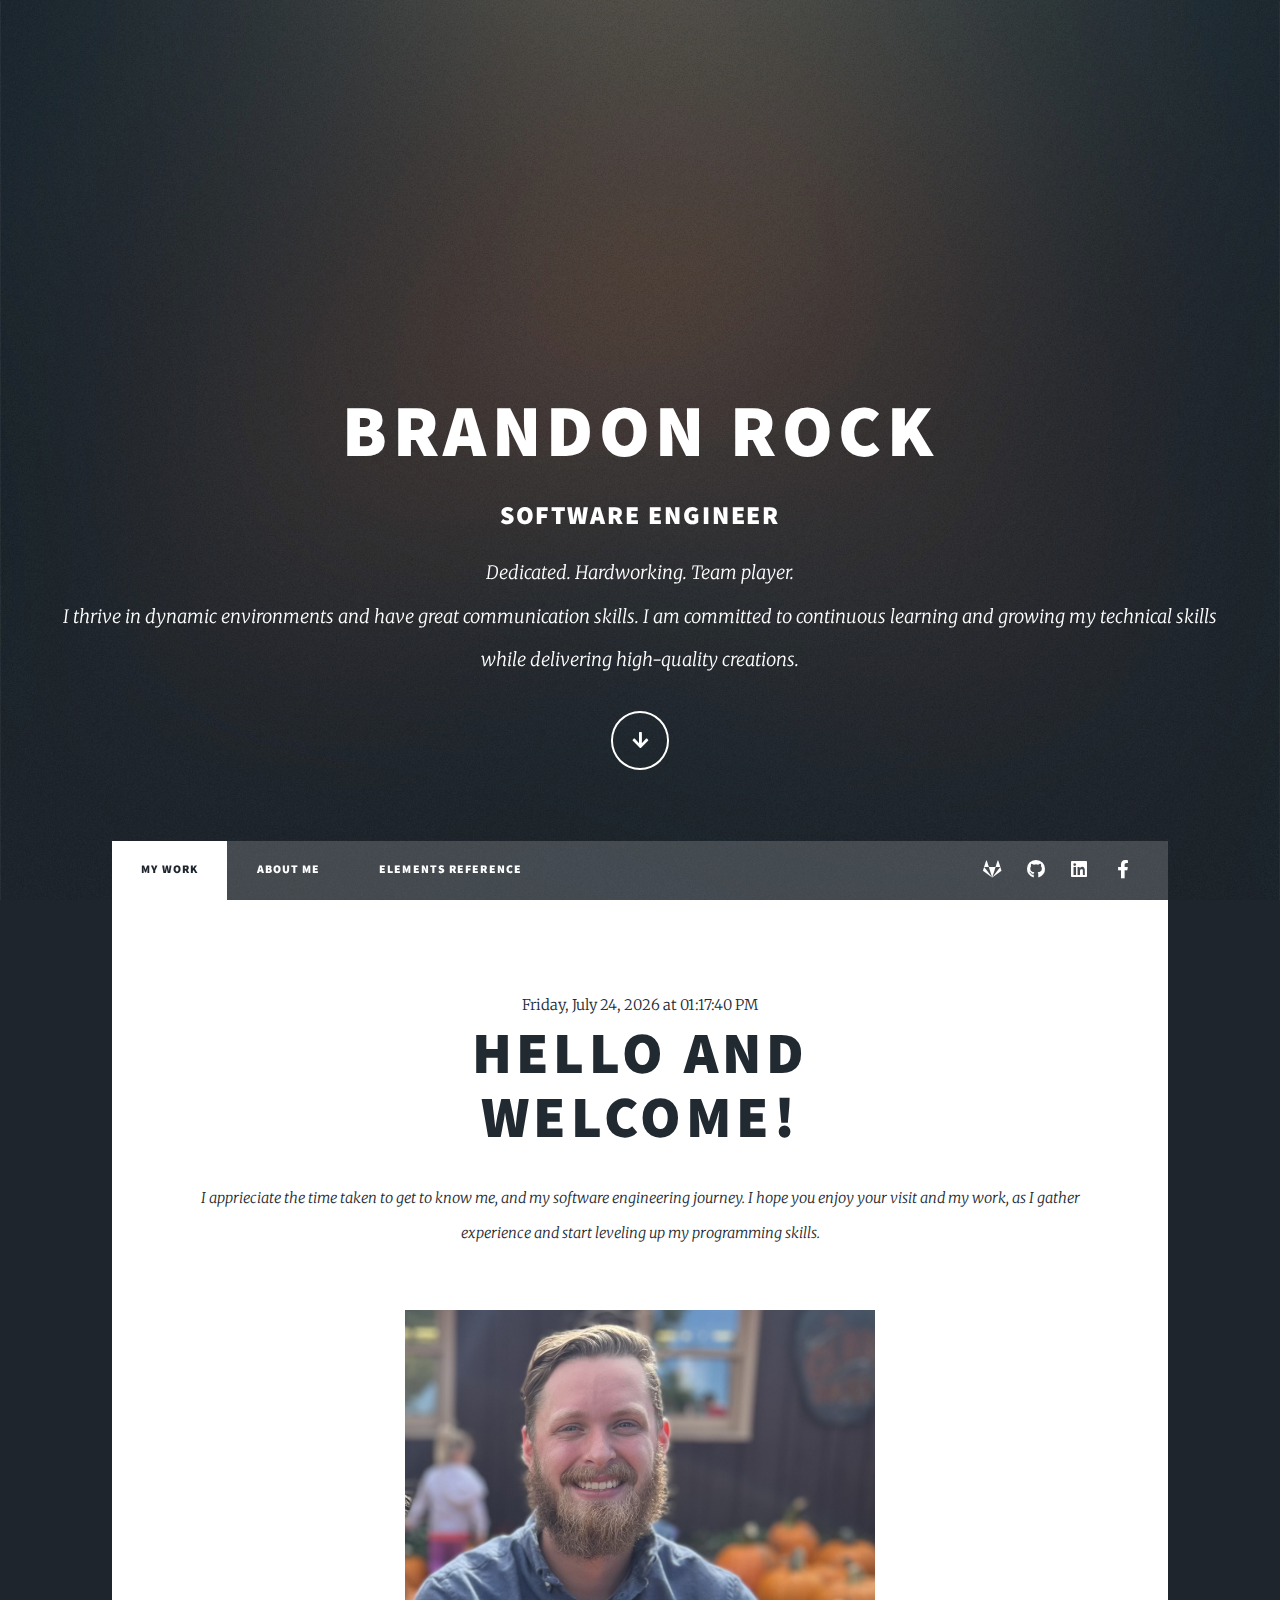
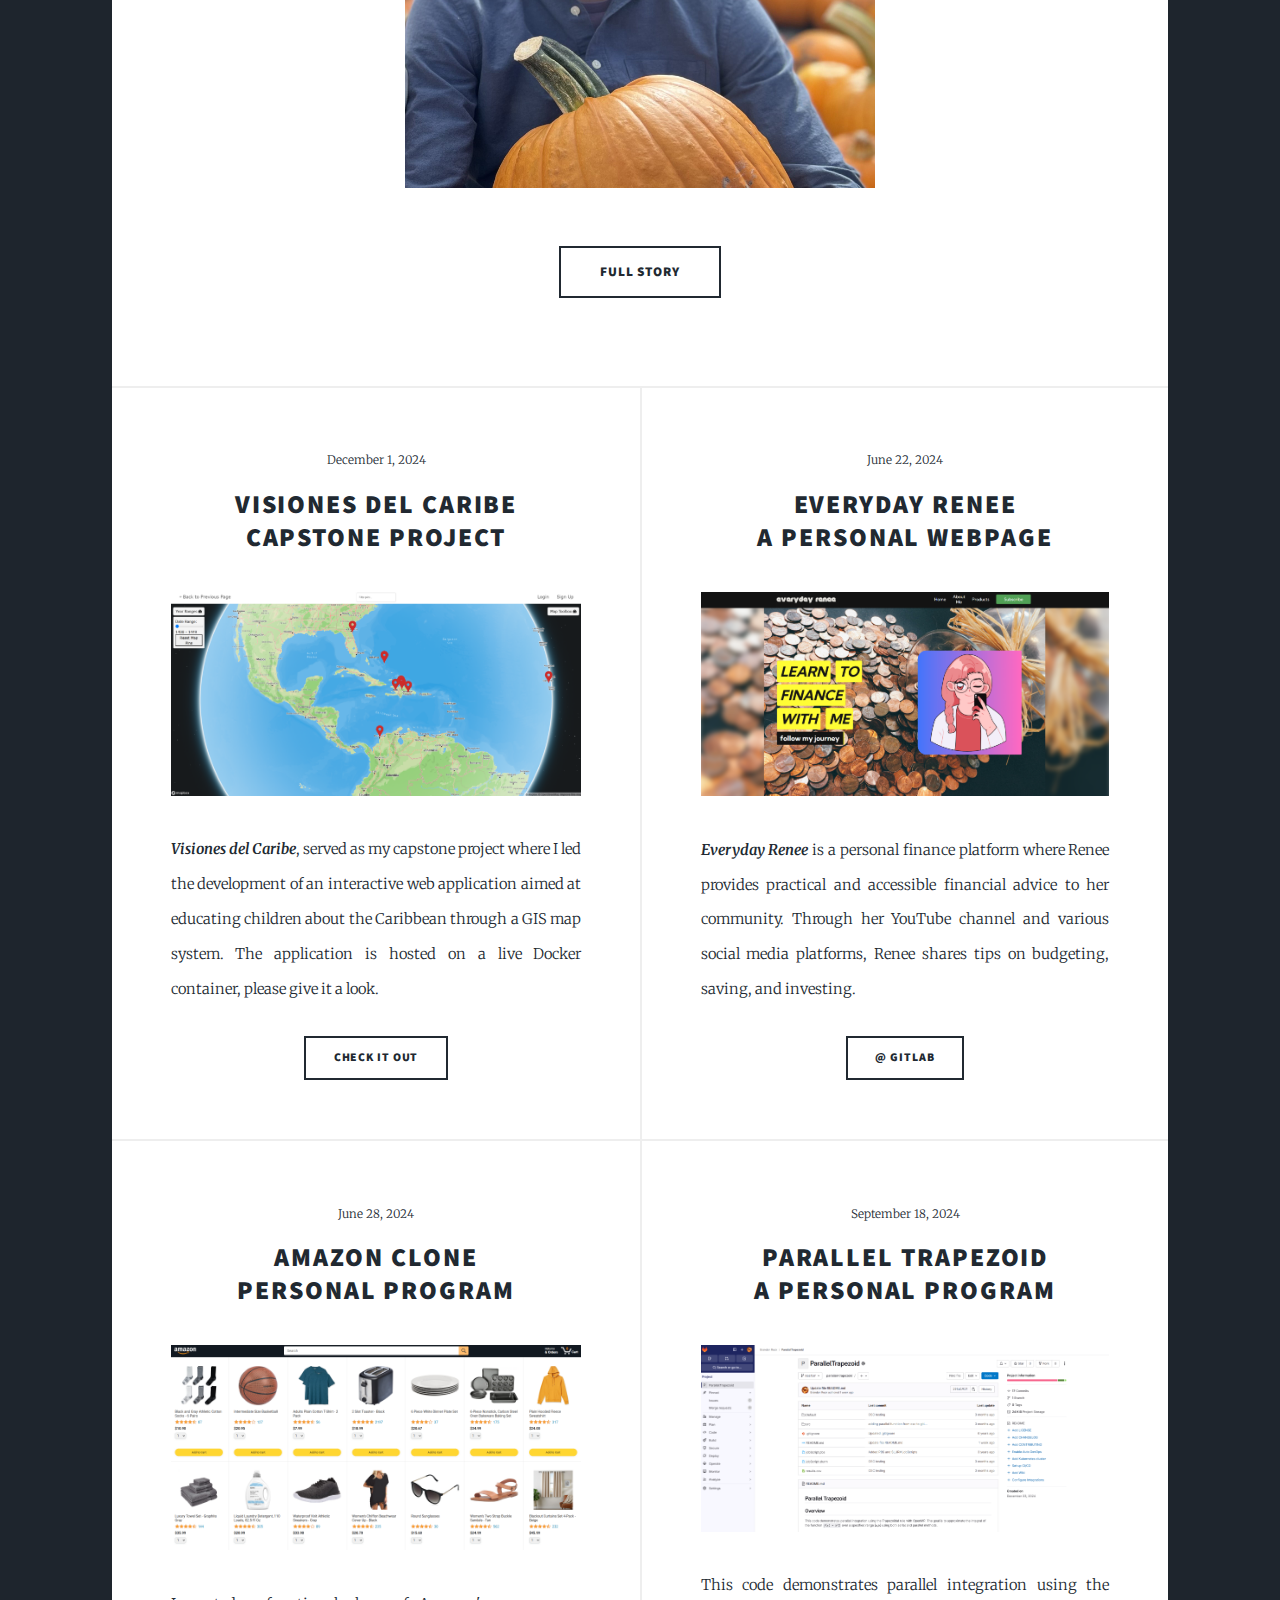
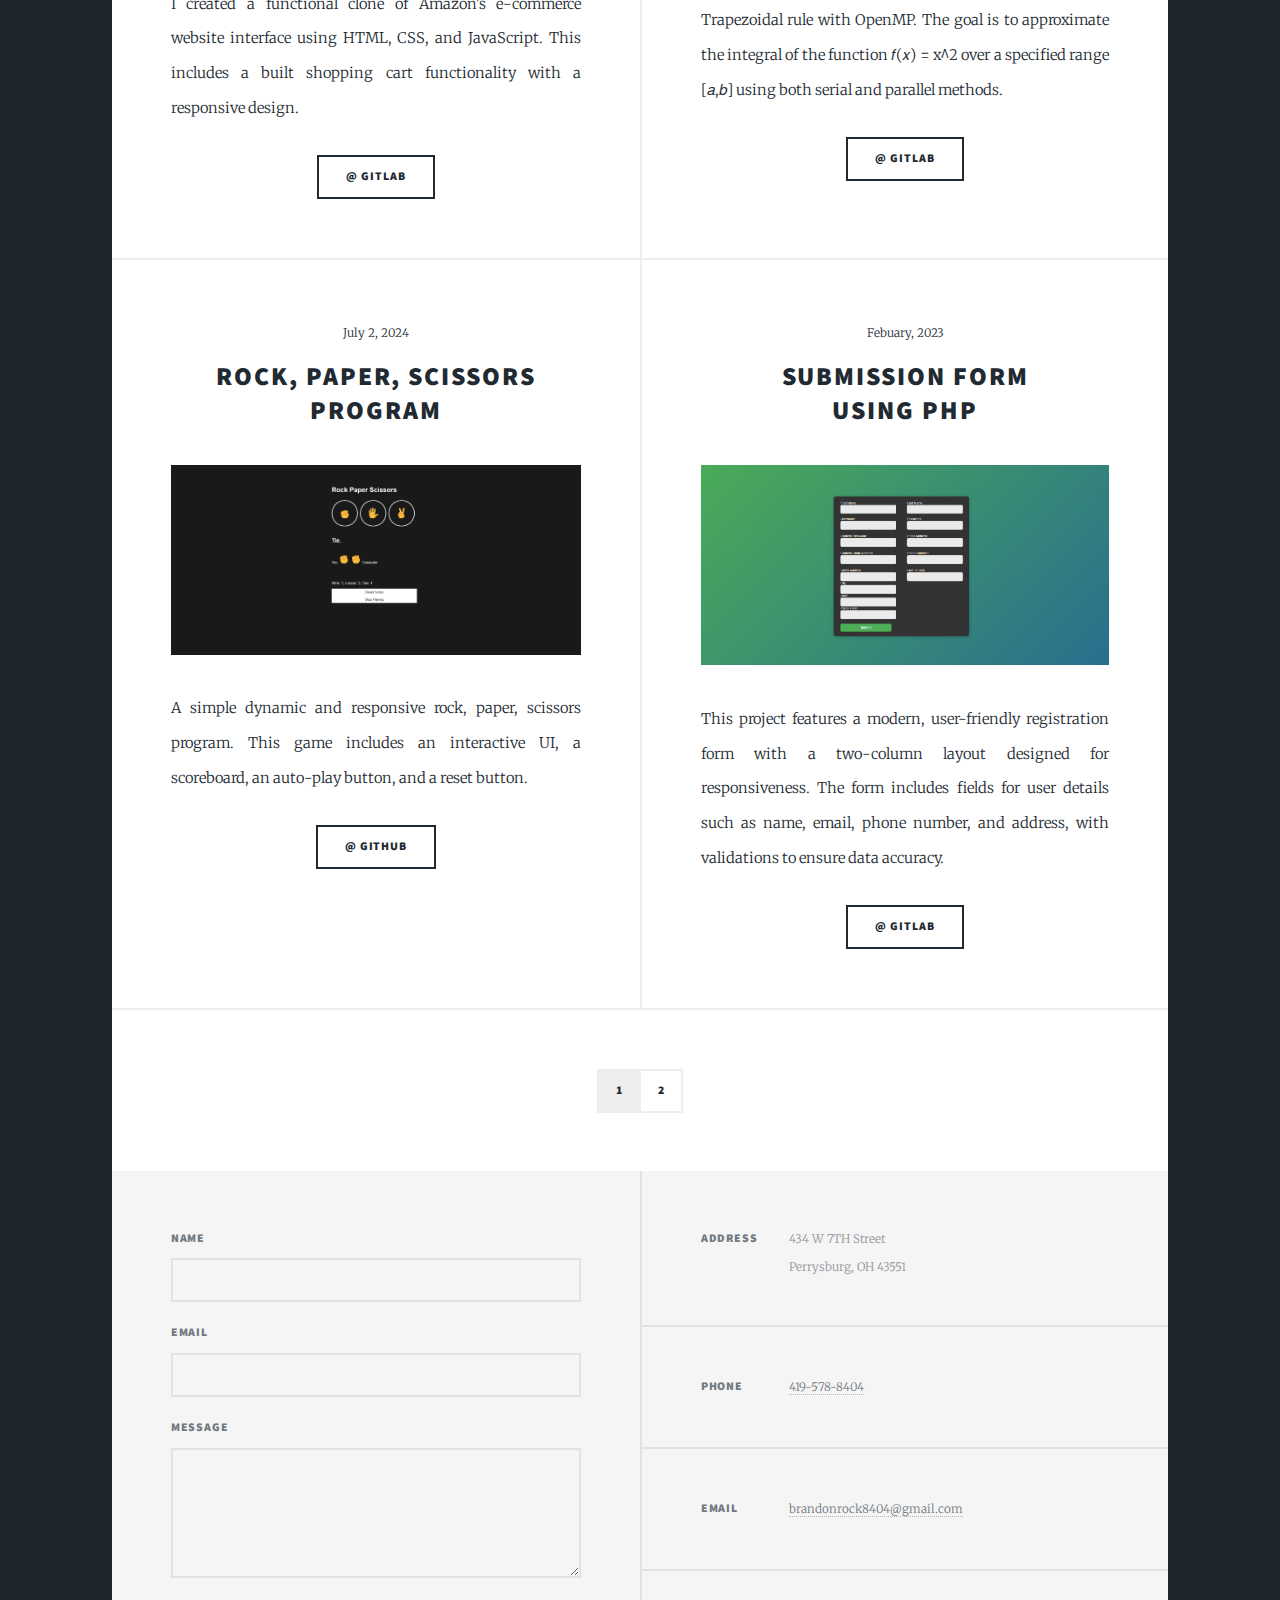
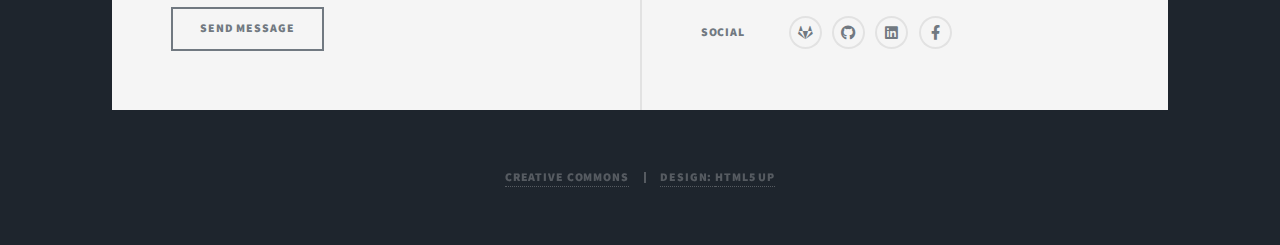
<file: index.html>
<!DOCTYPE HTML>
<html>
	<head>
		<title>Homepage</title>
		<meta charset="utf-8" />
		<meta name="viewport" content="width=device-width, initial-scale=1, user-scalable=no" />
		<link rel="stylesheet" href="assets/css/main.css" />
		<noscript><link rel="stylesheet" href="assets/css/noscript.css" /></noscript>
	</head>
	<body class="is-preload">

		<!-- Wrapper -->
			<div id="wrapper" class="fade-in">

				<!-- Intro -->
					<div id="intro">
						<h1>Brandon Rock<br /></h1>
						<h2>Software Engineer</h2>
						<p>Dedicated. Hardworking. Team player.<br />
							I thrive in dynamic environments and have great communication skills. I am committed to continuous learning and growing my technical skills while delivering high-quality creations. </p>
						<ul class="actions">
							<li><a href="#header" class="button icon solid solo fa-arrow-down scrolly">Continue</a></li>
						</ul>
					</div>

				<!-- Header -->
					<header id="header">
						<a href="index.html" class="logo">My Portfolio</a>
					</header>

				<!-- Nav -->
					<nav id="nav">
						<ul class="links">
							<li class="active"><a href="index.html">My Work</a></li>
							<li><a href="generic.html">About Me</a></li>
							<li><a href="elements.html">Elements Reference</a></li>
						</ul>
						<ul class="icons">
							<li><a href="https://gitlab.com/brandrock" class="icon brands alt fa-gitlab" target="_blank"><span class="label">GitLab</span></a></li>
							<li><a href="https://github.com/LukaLime" class="icon brands alt fa-github" target="_blank"><span class="label">GitHub</span></a></li>
							<li><a href="https://www.linkedin.com/in/brandon-rock-737b582ba/" target="_blank" class="icon brands alt fa-linkedin"><span class="label">LinkedIn</span></a></li>
							<li><a href="https://www.facebook.com/brandon.rock3" class="icon brands alt fa-facebook-f" target="_blank"><span class="label">Facebook</span></a></li>
						</ul>
					</nav>

				<!-- Main -->
					<div id="main">

						<!-- Featured Post -->
							<article class="post featured">
								<header class="major">
									<span id="currentDate"></span>
									<h2><a href="#">Hello and<br />
									Welcome!</a></h2>
									<p>I apprieciate the time taken to get to know me, and my software engineering journey.
										I hope you enjoy your visit and my work, as I gather experience and start leveling up my programming skills.
									</p>
								</header>
								<a href="generic.html" class="image main"><img src="images/me2.jpeg" alt="" /></a>
								<ul class="actions special">
									<li><a href="generic.html" class="button large">Full Story</a></li>
								</ul>
							</article>

						<!-- Dynamic Posts -->
						 <section id="posts" class="posts"></section>

						<!-- Footer -->
							<footer>
								<div class="pagination">
									<!--<a href="#" class="previous">Prev</a>-->
									<a href="#!" class="page active">1</a>
									<a href="#!" class="page">2</a>
									<a href="#" class="page">3</a>
									<span class="extra">&hellip;</span>
									<a href="#" class="page">8</a>
									<a href="#" class="page">9</a>
									<a href="#" class="page">10</a>
									<a href="#" class="next">Next</a>
								</div>
							</footer>

					</div>

				<!-- Footer -->
					<footer id="footer">
						<section>
							<form method="POST" action="https://formspree.io/f/mqaagena">
								<div class="fields">
									<div class="field">
										<label for="name">Name</label>
										<input type="text" name="name" id="name" required />
									</div>
									<div class="field">
										<label for="email">Email</label>
										<input type="text" name="email" id="email" required />
									</div>
									<div class="field">
										<label for="message">Message</label>
										<textarea name="message" id="message" rows="3" required></textarea>
									</div>
								</div>
								<ul class="actions">
									<li><input type="submit" value="Send Message" /></li>
								</ul>
							</form>
						</section>
						<section class="split contact">
							<section class="alt">
								<h3>Address</h3>
								<p>434 W 7TH Street<br />
								Perrysburg, OH 43551</p>
							</section>
							<section>
								<h3>Phone</h3>
								<p><a href="#">419-578-8404</a></p>
							</section>
							<section>
								<h3>Email</h3>
								<p><a href="#">brandonrock8404@gmail.com</a></p>
							</section>
							<section>
								<h3>Social</h3>
								<ul class="icons alt">
									<li><a href="https://gitlab.com/brandrock" class="icon brands alt fa-gitlab" target="_blank"><span class="label">GitLab</span></a></li>
									<li><a href="https://github.com/LukaLime" class="icon brands alt fa-github" target="_blank"><span class="label">GitHub</span></a></li>
									<li><a href="https://www.linkedin.com/in/brandon-rock-737b582ba/" target="_blank" class="icon brands alt fa-linkedin"><span class="label">LinkedIn</span></a></li>
									<li><a href="https://www.facebook.com/brandon.rock3" class="icon brands alt fa-facebook-f" target="_blank"><span class="label">Facebook</span></a></li>
								</ul>
							</section>
						</section>
					</footer>

				<!-- Copyright -->
					<div id="copyright">
						<ul><li><a href="https://html5up.net/license">Creative Commons</li><li>Design: <a href="https://html5up.net">HTML5 UP</a></li></ul>
					</div>

			</div>

		<!-- Scripts -->
			<script src="assets/js/jquery.min.js"></script>
			<script src="assets/js/jquery.scrollex.min.js"></script>
			<script src="assets/js/jquery.scrolly.min.js"></script>
			<script src="assets/js/browser.min.js"></script>
			<script src="assets/js/breakpoints.min.js"></script>
			<script src="assets/js/util.js"></script>
			<script src="assets/js/main.js"></script>
			<script src="assets/js/date.js"></script>
			<script src="assets/js/posts.js"></script>

	</body>
</html>
</file>
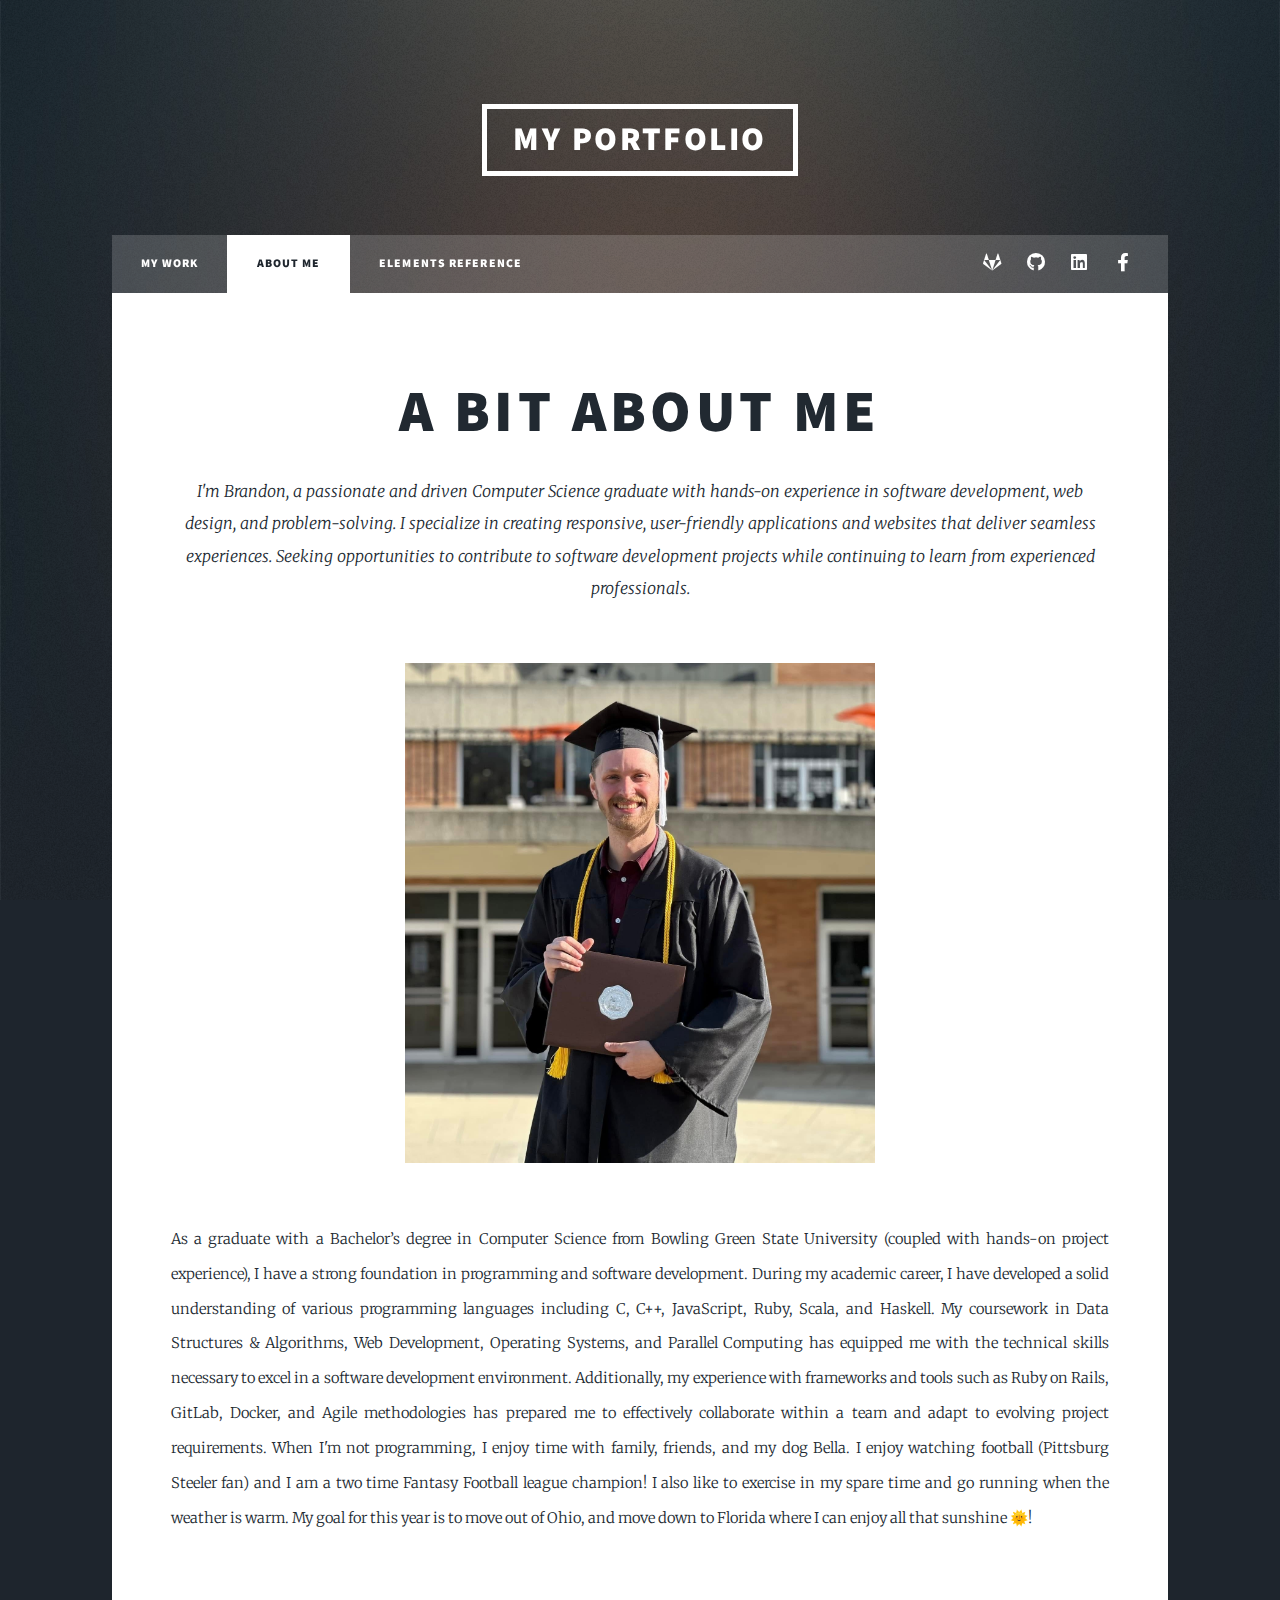
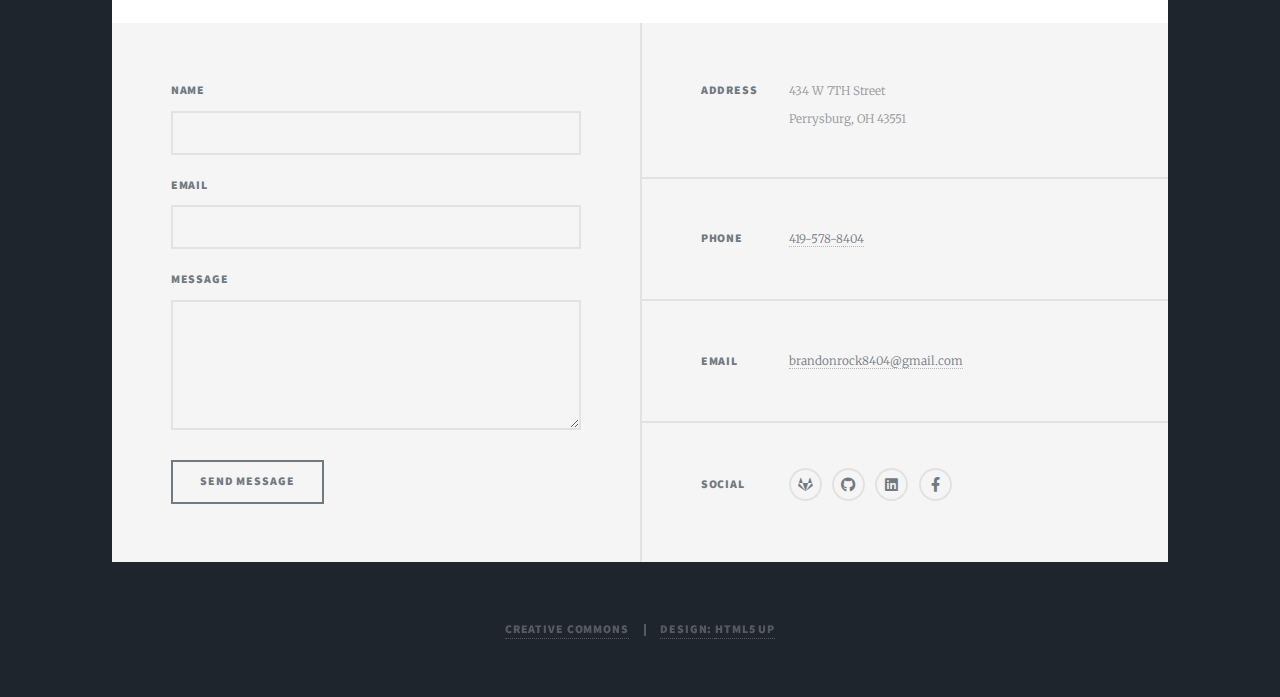
<file: generic.html>
<!DOCTYPE HTML>
<html>
	<head>
		<title>About Me</title>
		<meta charset="utf-8" />
		<meta name="viewport" content="width=device-width, initial-scale=1, user-scalable=no" />
		<link rel="stylesheet" href="assets/css/main.css" />
		<noscript><link rel="stylesheet" href="assets/css/noscript.css" /></noscript>
	</head>
	<body class="is-preload">

		<!-- Wrapper -->
			<div id="wrapper">

				<!-- Header -->
					<header id="header">
						<a href="index.html" class="logo">My Portfolio</a>
					</header>

				<!-- Nav -->
					<nav id="nav">
						<ul class="links">
							<li><a href="index.html">My Work</a></li>
							<li class="active"><a href="generic.html">About Me</a></li>
							<li><a href="elements.html">Elements Reference</a></li>
						</ul>
						<ul class="icons">
							<li><a href="https://gitlab.com/brandrock" class="icon brands alt fa-gitlab" target="_blank"><span class="label">GitLab</span></a></li>
							<li><a href="https://github.com/LukaLime" class="icon brands alt fa-github" target="_blank"><span class="label">GitHub</span></a></li>
							<li><a href="https://www.linkedin.com/in/brandon-rock-737b582ba/" target="_blank" class="icon brands alt fa-linkedin"><span class="label">LinkedIn</span></a></li>
							<li><a href="https://www.facebook.com/brandon.rock3" class="icon brands alt fa-facebook-f" target="_blank"><span class="label">Facebook</span></a></li>
						</ul>
					</nav>

				<!-- Main -->
					<div id="main">

						<!-- Post -->
							<section class="post">
								<header class="major">
									<h1>A bit about me<br />
									</h1>
									<p>I'm Brandon, a passionate and driven Computer Science graduate with hands-on experience in software development, web design, and problem-solving. I specialize in creating responsive, user-friendly applications and websites that deliver seamless experiences. Seeking opportunities to contribute to software development projects while continuing to learn from experienced professionals.</p>
								</header>
								<div class="image main"><img src="images/bgsu.jpeg" alt="" /></div>
								<p>
									As a graduate with a Bachelor’s degree in Computer Science from Bowling Green State University (coupled with hands-on project experience), I have a strong foundation in 	programming and software development.
									During my academic career, I have developed a solid understanding of various programming languages including C, C++, JavaScript, Ruby, Scala, and Haskell. My coursework in Data Structures & Algorithms, Web Development, Operating Systems, and Parallel Computing has equipped me with the technical skills necessary to excel in a software development environment. Additionally, my experience with frameworks and tools such as Ruby on Rails, GitLab, Docker, and Agile methodologies has prepared me to effectively collaborate within a team and adapt to evolving project requirements.
									
									When I'm not programming, I enjoy time with family, friends, and my dog Bella. I enjoy watching football (Pittsburg Steeler fan) and I am a two time Fantasy Football league champion! I also like to exercise in my spare time and go running when the weather is warm. My goal for this year is to move out of Ohio, and move down to Florida where I can enjoy all that sunshine 🌞! </p>
							</section>

					</div>

				<!-- Footer -->
				<footer id="footer">
					<section>
						<form method="POST" action="https://formspree.io/f/mqaagena">
							<div class="fields">
								<div class="field">
									<label for="name">Name</label>
									<input type="text" name="name" id="name" required />
								</div>
								<div class="field">
									<label for="email">Email</label>
									<input type="text" name="email" id="email" required />
								</div>
								<div class="field">
									<label for="message">Message</label>
									<textarea name="message" id="message" rows="3" required></textarea>
								</div>
							</div>
							<ul class="actions">
								<li><input type="submit" value="Send Message" /></li>
							</ul>
						</form>
					</section>
					<section class="split contact">
						<section class="alt">
							<h3>Address</h3>
							<p>434 W 7TH Street<br />
							Perrysburg, OH 43551</p>
						</section>
						<section>
							<h3>Phone</h3>
							<p><a href="#">419-578-8404</a></p>
						</section>
						<section>
							<h3>Email</h3>
							<p><a href="#">brandonrock8404@gmail.com</a></p>
						</section>
						<section>
							<h3>Social</h3>
							<ul class="icons alt">
								<li><a href="https://gitlab.com/brandrock" class="icon brands alt fa-gitlab" target="_blank"><span class="label">GitLab</span></a></li>
								<li><a href="https://github.com/LukaLime" class="icon brands alt fa-github" target="_blank"><span class="label">GitHub</span></a></li>
								<li><a href="https://www.linkedin.com/in/brandon-rock-737b582ba/" target="_blank" class="icon brands alt fa-linkedin"><span class="label">LinkedIn</span></a></li>
								<li><a href="https://www.facebook.com/brandon.rock3" class="icon brands alt fa-facebook-f" target="_blank"><span class="label">Facebook</span></a></li>
							</ul>
						</section>
					</section>
				</footer>

			<!-- Copyright -->
				<div id="copyright">
					<ul><li><a href="https://html5up.net/license">Creative Commons</li><li>Design: <a href="https://html5up.net">HTML5 UP</a></li></ul>
				</div>

		</div>

		<!-- Scripts -->
			<script src="assets/js/jquery.min.js"></script>
			<script src="assets/js/jquery.scrollex.min.js"></script>
			<script src="assets/js/jquery.scrolly.min.js"></script>
			<script src="assets/js/browser.min.js"></script>
			<script src="assets/js/breakpoints.min.js"></script>
			<script src="assets/js/util.js"></script>
			<script src="assets/js/main.js"></script>

	</body>
</html>
</file>
<file: assets/css/main.css>
@import url(fontawesome-all.min.css);
@import url("https://fonts.googleapis.com/css?family=Merriweather:300,700,300italic,700italic|Source+Sans+Pro:900");

html, body, div, span, applet, object,
iframe, h1, h2, h3, h4, h5, h6, p, blockquote,
pre, a, abbr, acronym, address, big, cite,
code, del, dfn, em, img, ins, kbd, q, s, samp,
small, strike, strong, sub, sup, tt, var, b,
u, i, center, dl, dt, dd, ol, ul, li, fieldset,
form, label, legend, table, caption, tbody,
tfoot, thead, tr, th, td, article, aside,
canvas, details, embed, figure, figcaption,
footer, header, hgroup, menu, nav, output, ruby,
section, summary, time, mark, audio, video {
	margin: 0;
	padding: 0;
	border: 0;
	font-size: 100%;
	font: inherit;
	vertical-align: baseline;}

article, aside, details, figcaption, figure,
footer, header, hgroup, menu, nav, section {
	display: block;}

body {
	line-height: 1;
}

ol, ul {
	list-style: none;
}

blockquote, q {
	quotes: none;
}

	blockquote:before, blockquote:after, q:before, q:after {
		content: '';
		content: none;
	}

table {
	border-collapse: collapse;
	border-spacing: 0;
}

body {
	-webkit-text-size-adjust: none;
}

mark {
	background-color: transparent;
	color: inherit;
}

input::-moz-focus-inner {
	border: 0;
	padding: 0;
}

input, select, textarea {
	-moz-appearance: none;
	-webkit-appearance: none;
	-ms-appearance: none;
	appearance: none;
}

/* Basic */

	@-ms-viewport {
		width: device-width;
	}

	body {
		-ms-overflow-style: scrollbar;
	}

	@media screen and (max-width: 480px) {

		html, body {
			min-width: 320px;
		}

	}

	html {
		box-sizing: border-box;
	}

	*, *:before, *:after {
		box-sizing: inherit;
	}

	body {
		background-color: #1e252d;
	}

		body.is-preload *, body.is-preload *:before, body.is-preload *:after {
			-moz-animation: none !important;
			-webkit-animation: none !important;
			-ms-animation: none !important;
			animation: none !important;
			-moz-transition: none !important;
			-webkit-transition: none !important;
			-ms-transition: none !important;
			transition: none !important;
		}

/* Type */

	html {
		font-size: 16pt;
	}

		@media screen and (max-width: 1680px) {

			html {
				font-size: 12pt;
			}

		}

		@media screen and (max-width: 1280px) {

			html {
				font-size: 11pt;
			}

		}

		@media screen and (max-width: 360px) {

			html {
				font-size: 10pt;
			}

		}

	body {
		color: #212931;
	}

	body, input, select, textarea {
		font-family: "Merriweather", Georgia, serif;
		font-weight: 300;
		font-size: 1rem;
		line-height: 2.375;
	}

	a {
		-moz-transition: color 0.2s ease-in-out, background-color 0.2s ease-in-out, border-color 0.2s ease-in-out, box-shadow 0.2s ease-in-out;
		-webkit-transition: color 0.2s ease-in-out, background-color 0.2s ease-in-out, border-color 0.2s ease-in-out, box-shadow 0.2s ease-in-out;
		-ms-transition: color 0.2s ease-in-out, background-color 0.2s ease-in-out, border-color 0.2s ease-in-out, box-shadow 0.2s ease-in-out;
		transition: color 0.2s ease-in-out, background-color 0.2s ease-in-out, border-color 0.2s ease-in-out, box-shadow 0.2s ease-in-out;
		border-bottom: dotted 1px;
		text-decoration: none;
	}

		a:hover {
			border-bottom-color: transparent;
		}

	strong, b {
		font-weight: 600;
	}

	em, i {
		font-style: italic;
	}

	p {
		text-align: justify;
		margin: 0 0 2rem 0;
	}

	h1, h2, h3, h4, h5, h6 {
		font-family: "Source Sans Pro", Helvetica, sans-serif;
		font-weight: 900;
		line-height: 1.5;
		letter-spacing: 0.075em;
		text-transform: uppercase;
		margin: 0 0 1rem 0;
	}

		h1 a, h2 a, h3 a, h4 a, h5 a, h6 a {
			border-bottom: 0;
			color: inherit;
			text-decoration: none;
		}

	h1 {
		font-size: 4rem;
		line-height: 1.1;
		margin: 0 0 2rem 0;
	}

	h2 {
		font-size: 1.75rem;
		line-height: 1.3;
		margin: 0 0 1.5rem 0;
	}

	h3 {
		font-size: 1.25rem;
		margin: 0 0 1.5rem 0;
	}

	h4 {
		font-size: 1rem;
	}

	h5 {
		font-size: 0.9rem;
	}

	h6 {
		font-size: 0.8rem;
	}

	sub {
		font-size: 0.8rem;
		position: relative;
		top: 0.5rem;
	}

	sup {
		font-size: 0.8rem;
		position: relative;
		top: -0.5rem;
	}

	blockquote {
		border-left: solid 4px;
		font-style: italic;
		margin: 0 0 2rem 0;
		padding: 0.5rem 0 0.5rem 2rem;
	}

	code {
		border: solid 2px;
		font-family: "Courier New", monospace;
		font-size: 0.9rem;
		margin: 0 0.25rem;
		padding: 0.25rem 0.65rem;
	}

	pre {
		-webkit-overflow-scrolling: touch;
		font-family: "Courier New", monospace;
		font-size: 0.9rem;
		margin: 0 0 2rem 0;
	}

		pre code {
			display: block;
			line-height: 1.75;
			padding: 1rem 1.5rem;
			overflow-x: auto;
		}

	hr {
		border: 0;
		border-bottom: solid 2px;
		margin: 3rem 0;
	}

		hr.major {
			margin: 5rem 0;
		}

	.align-left {
		text-align: left;
	}

	.align-center {
		text-align: center;
	}

	.align-right {
		text-align: right;
	}

	input, select, textarea {
		color: #212931;
	}

	a {
		color: #212931;
		border-bottom-color: rgba(33, 41, 49, 0.5);
	}

		a:hover {
			border-bottom-color: transparent;
			color: #18bfef !important;
		}

	strong, b {
		color: #212931;
	}

	h1, h2, h3, h4, h5, h6 {
		color: #212931;
	}

	blockquote {
		border-left-color: #eeeeee;
	}

	code {
		background: rgba(220, 220, 220, 0.25);
		border-color: #eeeeee;
	}

	hr {
		border-bottom-color: #eeeeee;
	}

/* Row */

	.row {
		display: flex;
		flex-wrap: wrap;
		box-sizing: border-box;
		align-items: stretch;
	}

		.row > * {
			box-sizing: border-box;
		}

		.row.gtr-uniform > * > :last-child {
			margin-bottom: 0;
		}

		.row.aln-left {
			justify-content: flex-start;
		}

		.row.aln-center {
			justify-content: center;
		}

		.row.aln-right {
			justify-content: flex-end;
		}

		.row.aln-top {
			align-items: flex-start;
		}

		.row.aln-middle {
			align-items: center;
		}

		.row.aln-bottom {
			align-items: flex-end;
		}

		.row > .imp {
			order: -1;
		}

		.row > .col-1 {
			width: 8.33333%;
		}

		.row > .off-1 {
			margin-left: 8.33333%;
		}

		.row > .col-2 {
			width: 16.66667%;
		}

		.row > .off-2 {
			margin-left: 16.66667%;
		}

		.row > .col-3 {
			width: 25%;
		}

		.row > .off-3 {
			margin-left: 25%;
		}

		.row > .col-4 {
			width: 33.33333%;
		}

		.row > .off-4 {
			margin-left: 33.33333%;
		}

		.row > .col-5 {
			width: 41.66667%;
		}

		.row > .off-5 {
			margin-left: 41.66667%;
		}

		.row > .col-6 {
			width: 50%;
		}

		.row > .off-6 {
			margin-left: 50%;
		}

		.row > .col-7 {
			width: 58.33333%;
		}

		.row > .off-7 {
			margin-left: 58.33333%;
		}

		.row > .col-8 {
			width: 66.66667%;
		}

		.row > .off-8 {
			margin-left: 66.66667%;
		}

		.row > .col-9 {
			width: 75%;
		}

		.row > .off-9 {
			margin-left: 75%;
		}

		.row > .col-10 {
			width: 83.33333%;
		}

		.row > .off-10 {
			margin-left: 83.33333%;
		}

		.row > .col-11 {
			width: 91.66667%;
		}

		.row > .off-11 {
			margin-left: 91.66667%;
		}

		.row > .col-12 {
			width: 100%;
		}

		.row > .off-12 {
			margin-left: 100%;
		}

		.row.gtr-0 {
			margin-top: 0;
			margin-left: 0rem;
		}

			.row.gtr-0 > * {
				padding: 0 0 0 0rem;
			}

			.row.gtr-0.gtr-uniform {
				margin-top: 0rem;
			}

				.row.gtr-0.gtr-uniform > * {
					padding-top: 0rem;
				}

		.row.gtr-25 {
			margin-top: 0;
			margin-left: -0.375rem;
		}

			.row.gtr-25 > * {
				padding: 0 0 0 0.375rem;
			}

			.row.gtr-25.gtr-uniform {
				margin-top: -0.375rem;
			}

				.row.gtr-25.gtr-uniform > * {
					padding-top: 0.375rem;
				}

		.row.gtr-50 {
			margin-top: 0;
			margin-left: -0.75rem;
		}

			.row.gtr-50 > * {
				padding: 0 0 0 0.75rem;
			}

			.row.gtr-50.gtr-uniform {
				margin-top: -0.75rem;
			}

				.row.gtr-50.gtr-uniform > * {
					padding-top: 0.75rem;
				}

		.row {
			margin-top: 0;
			margin-left: -1.5rem;
		}

			.row > * {
				padding: 0 0 0 1.5rem;
			}

			.row.gtr-uniform {
				margin-top: -1.5rem;
			}

				.row.gtr-uniform > * {
					padding-top: 1.5rem;
				}

		.row.gtr-150 {
			margin-top: 0;
			margin-left: -2.25rem;
		}

			.row.gtr-150 > * {
				padding: 0 0 0 2.25rem;
			}

			.row.gtr-150.gtr-uniform {
				margin-top: -2.25rem;
			}

				.row.gtr-150.gtr-uniform > * {
					padding-top: 2.25rem;
				}

		.row.gtr-200 {
			margin-top: 0;
			margin-left: -3rem;
		}

			.row.gtr-200 > * {
				padding: 0 0 0 3rem;
			}

			.row.gtr-200.gtr-uniform {
				margin-top: -3rem;
			}

				.row.gtr-200.gtr-uniform > * {
					padding-top: 3rem;
				}

		@media screen and (max-width: 1680px) {

			.row {
				display: flex;
				flex-wrap: wrap;
				box-sizing: border-box;
				align-items: stretch;
			}

				.row > * {
					box-sizing: border-box;
				}

				.row.gtr-uniform > * > :last-child {
					margin-bottom: 0;
				}

				.row.aln-left {
					justify-content: flex-start;
				}

				.row.aln-center {
					justify-content: center;
				}

				.row.aln-right {
					justify-content: flex-end;
				}

				.row.aln-top {
					align-items: flex-start;
				}

				.row.aln-middle {
					align-items: center;
				}

				.row.aln-bottom {
					align-items: flex-end;
				}

				.row > .imp-xlarge {
					order: -1;
				}

				.row > .col-1-xlarge {
					width: 8.33333%;
				}

				.row > .off-1-xlarge {
					margin-left: 8.33333%;
				}

				.row > .col-2-xlarge {
					width: 16.66667%;
				}

				.row > .off-2-xlarge {
					margin-left: 16.66667%;
				}

				.row > .col-3-xlarge {
					width: 25%;
				}

				.row > .off-3-xlarge {
					margin-left: 25%;
				}

				.row > .col-4-xlarge {
					width: 33.33333%;
				}

				.row > .off-4-xlarge {
					margin-left: 33.33333%;
				}

				.row > .col-5-xlarge {
					width: 41.66667%;
				}

				.row > .off-5-xlarge {
					margin-left: 41.66667%;
				}

				.row > .col-6-xlarge {
					width: 50%;
				}

				.row > .off-6-xlarge {
					margin-left: 50%;
				}

				.row > .col-7-xlarge {
					width: 58.33333%;
				}

				.row > .off-7-xlarge {
					margin-left: 58.33333%;
				}

				.row > .col-8-xlarge {
					width: 66.66667%;
				}

				.row > .off-8-xlarge {
					margin-left: 66.66667%;
				}

				.row > .col-9-xlarge {
					width: 75%;
				}

				.row > .off-9-xlarge {
					margin-left: 75%;
				}

				.row > .col-10-xlarge {
					width: 83.33333%;
				}

				.row > .off-10-xlarge {
					margin-left: 83.33333%;
				}

				.row > .col-11-xlarge {
					width: 91.66667%;
				}

				.row > .off-11-xlarge {
					margin-left: 91.66667%;
				}

				.row > .col-12-xlarge {
					width: 100%;
				}

				.row > .off-12-xlarge {
					margin-left: 100%;
				}

				.row.gtr-0 {
					margin-top: 0;
					margin-left: 0rem;
				}

					.row.gtr-0 > * {
						padding: 0 0 0 0rem;
					}

					.row.gtr-0.gtr-uniform {
						margin-top: 0rem;
					}

						.row.gtr-0.gtr-uniform > * {
							padding-top: 0rem;
						}

				.row.gtr-25 {
					margin-top: 0;
					margin-left: -0.375rem;
				}

					.row.gtr-25 > * {
						padding: 0 0 0 0.375rem;
					}

					.row.gtr-25.gtr-uniform {
						margin-top: -0.375rem;
					}

						.row.gtr-25.gtr-uniform > * {
							padding-top: 0.375rem;
						}

				.row.gtr-50 {
					margin-top: 0;
					margin-left: -0.75rem;
				}

					.row.gtr-50 > * {
						padding: 0 0 0 0.75rem;
					}

					.row.gtr-50.gtr-uniform {
						margin-top: -0.75rem;
					}

						.row.gtr-50.gtr-uniform > * {
							padding-top: 0.75rem;
						}

				.row {
					margin-top: 0;
					margin-left: -1.5rem;
				}

					.row > * {
						padding: 0 0 0 1.5rem;
					}

					.row.gtr-uniform {
						margin-top: -1.5rem;
					}

						.row.gtr-uniform > * {
							padding-top: 1.5rem;
						}

				.row.gtr-150 {
					margin-top: 0;
					margin-left: -2.25rem;
				}

					.row.gtr-150 > * {
						padding: 0 0 0 2.25rem;
					}

					.row.gtr-150.gtr-uniform {
						margin-top: -2.25rem;
					}

						.row.gtr-150.gtr-uniform > * {
							padding-top: 2.25rem;
						}

				.row.gtr-200 {
					margin-top: 0;
					margin-left: -3rem;
				}

					.row.gtr-200 > * {
						padding: 0 0 0 3rem;
					}

					.row.gtr-200.gtr-uniform {
						margin-top: -3rem;
					}

						.row.gtr-200.gtr-uniform > * {
							padding-top: 3rem;
						}

		}

		@media screen and (max-width: 1280px) {

			.row {
				display: flex;
				flex-wrap: wrap;
				box-sizing: border-box;
				align-items: stretch;
			}

				.row > * {
					box-sizing: border-box;
				}

				.row.gtr-uniform > * > :last-child {
					margin-bottom: 0;
				}

				.row.aln-left {
					justify-content: flex-start;
				}

				.row.aln-center {
					justify-content: center;
				}

				.row.aln-right {
					justify-content: flex-end;
				}

				.row.aln-top {
					align-items: flex-start;
				}

				.row.aln-middle {
					align-items: center;
				}

				.row.aln-bottom {
					align-items: flex-end;
				}

				.row > .imp-large {
					order: -1;
				}

				.row > .col-1-large {
					width: 8.33333%;
				}

				.row > .off-1-large {
					margin-left: 8.33333%;
				}

				.row > .col-2-large {
					width: 16.66667%;
				}

				.row > .off-2-large {
					margin-left: 16.66667%;
				}

				.row > .col-3-large {
					width: 25%;
				}

				.row > .off-3-large {
					margin-left: 25%;
				}

				.row > .col-4-large {
					width: 33.33333%;
				}

				.row > .off-4-large {
					margin-left: 33.33333%;
				}

				.row > .col-5-large {
					width: 41.66667%;
				}

				.row > .off-5-large {
					margin-left: 41.66667%;
				}

				.row > .col-6-large {
					width: 50%;
				}

				.row > .off-6-large {
					margin-left: 50%;
				}

				.row > .col-7-large {
					width: 58.33333%;
				}

				.row > .off-7-large {
					margin-left: 58.33333%;
				}

				.row > .col-8-large {
					width: 66.66667%;
				}

				.row > .off-8-large {
					margin-left: 66.66667%;
				}

				.row > .col-9-large {
					width: 75%;
				}

				.row > .off-9-large {
					margin-left: 75%;
				}

				.row > .col-10-large {
					width: 83.33333%;
				}

				.row > .off-10-large {
					margin-left: 83.33333%;
				}

				.row > .col-11-large {
					width: 91.66667%;
				}

				.row > .off-11-large {
					margin-left: 91.66667%;
				}

				.row > .col-12-large {
					width: 100%;
				}

				.row > .off-12-large {
					margin-left: 100%;
				}

				.row.gtr-0 {
					margin-top: 0;
					margin-left: 0rem;
				}

					.row.gtr-0 > * {
						padding: 0 0 0 0rem;
					}

					.row.gtr-0.gtr-uniform {
						margin-top: 0rem;
					}

						.row.gtr-0.gtr-uniform > * {
							padding-top: 0rem;
						}

				.row.gtr-25 {
					margin-top: 0;
					margin-left: -0.375rem;
				}

					.row.gtr-25 > * {
						padding: 0 0 0 0.375rem;
					}

					.row.gtr-25.gtr-uniform {
						margin-top: -0.375rem;
					}

						.row.gtr-25.gtr-uniform > * {
							padding-top: 0.375rem;
						}

				.row.gtr-50 {
					margin-top: 0;
					margin-left: -0.75rem;
				}

					.row.gtr-50 > * {
						padding: 0 0 0 0.75rem;
					}

					.row.gtr-50.gtr-uniform {
						margin-top: -0.75rem;
					}

						.row.gtr-50.gtr-uniform > * {
							padding-top: 0.75rem;
						}

				.row {
					margin-top: 0;
					margin-left: -1.5rem;
				}

					.row > * {
						padding: 0 0 0 1.5rem;
					}

					.row.gtr-uniform {
						margin-top: -1.5rem;
					}

						.row.gtr-uniform > * {
							padding-top: 1.5rem;
						}

				.row.gtr-150 {
					margin-top: 0;
					margin-left: -2.25rem;
				}

					.row.gtr-150 > * {
						padding: 0 0 0 2.25rem;
					}

					.row.gtr-150.gtr-uniform {
						margin-top: -2.25rem;
					}

						.row.gtr-150.gtr-uniform > * {
							padding-top: 2.25rem;
						}

				.row.gtr-200 {
					margin-top: 0;
					margin-left: -3rem;
				}

					.row.gtr-200 > * {
						padding: 0 0 0 3rem;
					}

					.row.gtr-200.gtr-uniform {
						margin-top: -3rem;
					}

						.row.gtr-200.gtr-uniform > * {
							padding-top: 3rem;
						}

		}

		@media screen and (max-width: 980px) {

			.row {
				display: flex;
				flex-wrap: wrap;
				box-sizing: border-box;
				align-items: stretch;
			}

				.row > * {
					box-sizing: border-box;
				}

				.row.gtr-uniform > * > :last-child {
					margin-bottom: 0;
				}

				.row.aln-left {
					justify-content: flex-start;
				}

				.row.aln-center {
					justify-content: center;
				}

				.row.aln-right {
					justify-content: flex-end;
				}

				.row.aln-top {
					align-items: flex-start;
				}

				.row.aln-middle {
					align-items: center;
				}

				.row.aln-bottom {
					align-items: flex-end;
				}

				.row > .imp-medium {
					order: -1;
				}

				.row > .col-1-medium {
					width: 8.33333%;
				}

				.row > .off-1-medium {
					margin-left: 8.33333%;
				}

				.row > .col-2-medium {
					width: 16.66667%;
				}

				.row > .off-2-medium {
					margin-left: 16.66667%;
				}

				.row > .col-3-medium {
					width: 25%;
				}

				.row > .off-3-medium {
					margin-left: 25%;
				}

				.row > .col-4-medium {
					width: 33.33333%;
				}

				.row > .off-4-medium {
					margin-left: 33.33333%;
				}

				.row > .col-5-medium {
					width: 41.66667%;
				}

				.row > .off-5-medium {
					margin-left: 41.66667%;
				}

				.row > .col-6-medium {
					width: 50%;
				}

				.row > .off-6-medium {
					margin-left: 50%;
				}

				.row > .col-7-medium {
					width: 58.33333%;
				}

				.row > .off-7-medium {
					margin-left: 58.33333%;
				}

				.row > .col-8-medium {
					width: 66.66667%;
				}

				.row > .off-8-medium {
					margin-left: 66.66667%;
				}

				.row > .col-9-medium {
					width: 75%;
				}

				.row > .off-9-medium {
					margin-left: 75%;
				}

				.row > .col-10-medium {
					width: 83.33333%;
				}

				.row > .off-10-medium {
					margin-left: 83.33333%;
				}

				.row > .col-11-medium {
					width: 91.66667%;
				}

				.row > .off-11-medium {
					margin-left: 91.66667%;
				}

				.row > .col-12-medium {
					width: 100%;
				}

				.row > .off-12-medium {
					margin-left: 100%;
				}

				.row.gtr-0 {
					margin-top: 0;
					margin-left: 0rem;
				}

					.row.gtr-0 > * {
						padding: 0 0 0 0rem;
					}

					.row.gtr-0.gtr-uniform {
						margin-top: 0rem;
					}

						.row.gtr-0.gtr-uniform > * {
							padding-top: 0rem;
						}

				.row.gtr-25 {
					margin-top: 0;
					margin-left: -0.375rem;
				}

					.row.gtr-25 > * {
						padding: 0 0 0 0.375rem;
					}

					.row.gtr-25.gtr-uniform {
						margin-top: -0.375rem;
					}

						.row.gtr-25.gtr-uniform > * {
							padding-top: 0.375rem;
						}

				.row.gtr-50 {
					margin-top: 0;
					margin-left: -0.75rem;
				}

					.row.gtr-50 > * {
						padding: 0 0 0 0.75rem;
					}

					.row.gtr-50.gtr-uniform {
						margin-top: -0.75rem;
					}

						.row.gtr-50.gtr-uniform > * {
							padding-top: 0.75rem;
						}

				.row {
					margin-top: 0;
					margin-left: -1.5rem;
				}

					.row > * {
						padding: 0 0 0 1.5rem;
					}

					.row.gtr-uniform {
						margin-top: -1.5rem;
					}

						.row.gtr-uniform > * {
							padding-top: 1.5rem;
						}

				.row.gtr-150 {
					margin-top: 0;
					margin-left: -2.25rem;
				}

					.row.gtr-150 > * {
						padding: 0 0 0 2.25rem;
					}

					.row.gtr-150.gtr-uniform {
						margin-top: -2.25rem;
					}

						.row.gtr-150.gtr-uniform > * {
							padding-top: 2.25rem;
						}

				.row.gtr-200 {
					margin-top: 0;
					margin-left: -3rem;
				}

					.row.gtr-200 > * {
						padding: 0 0 0 3rem;
					}

					.row.gtr-200.gtr-uniform {
						margin-top: -3rem;
					}

						.row.gtr-200.gtr-uniform > * {
							padding-top: 3rem;
						}

		}

		@media screen and (max-width: 736px) {

			.row {
				display: flex;
				flex-wrap: wrap;
				box-sizing: border-box;
				align-items: stretch;
			}

				.row > * {
					box-sizing: border-box;
				}

				.row.gtr-uniform > * > :last-child {
					margin-bottom: 0;
				}

				.row.aln-left {
					justify-content: flex-start;
				}

				.row.aln-center {
					justify-content: center;
				}

				.row.aln-right {
					justify-content: flex-end;
				}

				.row.aln-top {
					align-items: flex-start;
				}

				.row.aln-middle {
					align-items: center;
				}

				.row.aln-bottom {
					align-items: flex-end;
				}

				.row > .imp-small {
					order: -1;
				}

				.row > .col-1-small {
					width: 8.33333%;
				}

				.row > .off-1-small {
					margin-left: 8.33333%;
				}

				.row > .col-2-small {
					width: 16.66667%;
				}

				.row > .off-2-small {
					margin-left: 16.66667%;
				}

				.row > .col-3-small {
					width: 25%;
				}

				.row > .off-3-small {
					margin-left: 25%;
				}

				.row > .col-4-small {
					width: 33.33333%;
				}

				.row > .off-4-small {
					margin-left: 33.33333%;
				}

				.row > .col-5-small {
					width: 41.66667%;
				}

				.row > .off-5-small {
					margin-left: 41.66667%;
				}

				.row > .col-6-small {
					width: 50%;
				}

				.row > .off-6-small {
					margin-left: 50%;
				}

				.row > .col-7-small {
					width: 58.33333%;
				}

				.row > .off-7-small {
					margin-left: 58.33333%;
				}

				.row > .col-8-small {
					width: 66.66667%;
				}

				.row > .off-8-small {
					margin-left: 66.66667%;
				}

				.row > .col-9-small {
					width: 75%;
				}

				.row > .off-9-small {
					margin-left: 75%;
				}

				.row > .col-10-small {
					width: 83.33333%;
				}

				.row > .off-10-small {
					margin-left: 83.33333%;
				}

				.row > .col-11-small {
					width: 91.66667%;
				}

				.row > .off-11-small {
					margin-left: 91.66667%;
				}

				.row > .col-12-small {
					width: 100%;
				}

				.row > .off-12-small {
					margin-left: 100%;
				}

				.row.gtr-0 {
					margin-top: 0;
					margin-left: 0rem;
				}

					.row.gtr-0 > * {
						padding: 0 0 0 0rem;
					}

					.row.gtr-0.gtr-uniform {
						margin-top: 0rem;
					}

						.row.gtr-0.gtr-uniform > * {
							padding-top: 0rem;
						}

				.row.gtr-25 {
					margin-top: 0;
					margin-left: -0.375rem;
				}

					.row.gtr-25 > * {
						padding: 0 0 0 0.375rem;
					}

					.row.gtr-25.gtr-uniform {
						margin-top: -0.375rem;
					}

						.row.gtr-25.gtr-uniform > * {
							padding-top: 0.375rem;
						}

				.row.gtr-50 {
					margin-top: 0;
					margin-left: -0.75rem;
				}

					.row.gtr-50 > * {
						padding: 0 0 0 0.75rem;
					}

					.row.gtr-50.gtr-uniform {
						margin-top: -0.75rem;
					}

						.row.gtr-50.gtr-uniform > * {
							padding-top: 0.75rem;
						}

				.row {
					margin-top: 0;
					margin-left: -1.5rem;
				}

					.row > * {
						padding: 0 0 0 1.5rem;
					}

					.row.gtr-uniform {
						margin-top: -1.5rem;
					}

						.row.gtr-uniform > * {
							padding-top: 1.5rem;
						}

				.row.gtr-150 {
					margin-top: 0;
					margin-left: -2.25rem;
				}

					.row.gtr-150 > * {
						padding: 0 0 0 2.25rem;
					}

					.row.gtr-150.gtr-uniform {
						margin-top: -2.25rem;
					}

						.row.gtr-150.gtr-uniform > * {
							padding-top: 2.25rem;
						}

				.row.gtr-200 {
					margin-top: 0;
					margin-left: -3rem;
				}

					.row.gtr-200 > * {
						padding: 0 0 0 3rem;
					}

					.row.gtr-200.gtr-uniform {
						margin-top: -3rem;
					}

						.row.gtr-200.gtr-uniform > * {
							padding-top: 3rem;
						}

		}

		@media screen and (max-width: 480px) {

			.row {
				display: flex;
				flex-wrap: wrap;
				box-sizing: border-box;
				align-items: stretch;
			}

				.row > * {
					box-sizing: border-box;
				}

				.row.gtr-uniform > * > :last-child {
					margin-bottom: 0;
				}

				.row.aln-left {
					justify-content: flex-start;
				}

				.row.aln-center {
					justify-content: center;
				}

				.row.aln-right {
					justify-content: flex-end;
				}

				.row.aln-top {
					align-items: flex-start;
				}

				.row.aln-middle {
					align-items: center;
				}

				.row.aln-bottom {
					align-items: flex-end;
				}

				.row > .imp-xsmall {
					order: -1;
				}

				.row > .col-1-xsmall {
					width: 8.33333%;
				}

				.row > .off-1-xsmall {
					margin-left: 8.33333%;
				}

				.row > .col-2-xsmall {
					width: 16.66667%;
				}

				.row > .off-2-xsmall {
					margin-left: 16.66667%;
				}

				.row > .col-3-xsmall {
					width: 25%;
				}

				.row > .off-3-xsmall {
					margin-left: 25%;
				}

				.row > .col-4-xsmall {
					width: 33.33333%;
				}

				.row > .off-4-xsmall {
					margin-left: 33.33333%;
				}

				.row > .col-5-xsmall {
					width: 41.66667%;
				}

				.row > .off-5-xsmall {
					margin-left: 41.66667%;
				}

				.row > .col-6-xsmall {
					width: 50%;
				}

				.row > .off-6-xsmall {
					margin-left: 50%;
				}

				.row > .col-7-xsmall {
					width: 58.33333%;
				}

				.row > .off-7-xsmall {
					margin-left: 58.33333%;
				}

				.row > .col-8-xsmall {
					width: 66.66667%;
				}

				.row > .off-8-xsmall {
					margin-left: 66.66667%;
				}

				.row > .col-9-xsmall {
					width: 75%;
				}

				.row > .off-9-xsmall {
					margin-left: 75%;
				}

				.row > .col-10-xsmall {
					width: 83.33333%;
				}

				.row > .off-10-xsmall {
					margin-left: 83.33333%;
				}

				.row > .col-11-xsmall {
					width: 91.66667%;
				}

				.row > .off-11-xsmall {
					margin-left: 91.66667%;
				}

				.row > .col-12-xsmall {
					width: 100%;
				}

				.row > .off-12-xsmall {
					margin-left: 100%;
				}

				.row.gtr-0 {
					margin-top: 0;
					margin-left: 0rem;
				}

					.row.gtr-0 > * {
						padding: 0 0 0 0rem;
					}

					.row.gtr-0.gtr-uniform {
						margin-top: 0rem;
					}

						.row.gtr-0.gtr-uniform > * {
							padding-top: 0rem;
						}

				.row.gtr-25 {
					margin-top: 0;
					margin-left: -0.375rem;
				}

					.row.gtr-25 > * {
						padding: 0 0 0 0.375rem;
					}

					.row.gtr-25.gtr-uniform {
						margin-top: -0.375rem;
					}

						.row.gtr-25.gtr-uniform > * {
							padding-top: 0.375rem;
						}

				.row.gtr-50 {
					margin-top: 0;
					margin-left: -0.75rem;
				}

					.row.gtr-50 > * {
						padding: 0 0 0 0.75rem;
					}

					.row.gtr-50.gtr-uniform {
						margin-top: -0.75rem;
					}

						.row.gtr-50.gtr-uniform > * {
							padding-top: 0.75rem;
						}

				.row {
					margin-top: 0;
					margin-left: -1.5rem;
				}

					.row > * {
						padding: 0 0 0 1.5rem;
					}

					.row.gtr-uniform {
						margin-top: -1.5rem;
					}

						.row.gtr-uniform > * {
							padding-top: 1.5rem;
						}

				.row.gtr-150 {
					margin-top: 0;
					margin-left: -2.25rem;
				}

					.row.gtr-150 > * {
						padding: 0 0 0 2.25rem;
					}

					.row.gtr-150.gtr-uniform {
						margin-top: -2.25rem;
					}

						.row.gtr-150.gtr-uniform > * {
							padding-top: 2.25rem;
						}

				.row.gtr-200 {
					margin-top: 0;
					margin-left: -3rem;
				}

					.row.gtr-200 > * {
						padding: 0 0 0 3rem;
					}

					.row.gtr-200.gtr-uniform {
						margin-top: -3rem;
					}

						.row.gtr-200.gtr-uniform > * {
							padding-top: 3rem;
						}

		}

		@media screen and (max-width: 360px) {

			.row {
				display: flex;
				flex-wrap: wrap;
				box-sizing: border-box;
				align-items: stretch;
			}

				.row > * {
					box-sizing: border-box;
				}

				.row.gtr-uniform > * > :last-child {
					margin-bottom: 0;
				}

				.row.aln-left {
					justify-content: flex-start;
				}

				.row.aln-center {
					justify-content: center;
				}

				.row.aln-right {
					justify-content: flex-end;
				}

				.row.aln-top {
					align-items: flex-start;
				}

				.row.aln-middle {
					align-items: center;
				}

				.row.aln-bottom {
					align-items: flex-end;
				}

				.row > .imp-xxsmall {
					order: -1;
				}

				.row > .col-1-xxsmall {
					width: 8.33333%;
				}

				.row > .off-1-xxsmall {
					margin-left: 8.33333%;
				}

				.row > .col-2-xxsmall {
					width: 16.66667%;
				}

				.row > .off-2-xxsmall {
					margin-left: 16.66667%;
				}

				.row > .col-3-xxsmall {
					width: 25%;
				}

				.row > .off-3-xxsmall {
					margin-left: 25%;
				}

				.row > .col-4-xxsmall {
					width: 33.33333%;
				}

				.row > .off-4-xxsmall {
					margin-left: 33.33333%;
				}

				.row > .col-5-xxsmall {
					width: 41.66667%;
				}

				.row > .off-5-xxsmall {
					margin-left: 41.66667%;
				}

				.row > .col-6-xxsmall {
					width: 50%;
				}

				.row > .off-6-xxsmall {
					margin-left: 50%;
				}

				.row > .col-7-xxsmall {
					width: 58.33333%;
				}

				.row > .off-7-xxsmall {
					margin-left: 58.33333%;
				}

				.row > .col-8-xxsmall {
					width: 66.66667%;
				}

				.row > .off-8-xxsmall {
					margin-left: 66.66667%;
				}

				.row > .col-9-xxsmall {
					width: 75%;
				}

				.row > .off-9-xxsmall {
					margin-left: 75%;
				}

				.row > .col-10-xxsmall {
					width: 83.33333%;
				}

				.row > .off-10-xxsmall {
					margin-left: 83.33333%;
				}

				.row > .col-11-xxsmall {
					width: 91.66667%;
				}

				.row > .off-11-xxsmall {
					margin-left: 91.66667%;
				}

				.row > .col-12-xxsmall {
					width: 100%;
				}

				.row > .off-12-xxsmall {
					margin-left: 100%;
				}

				.row.gtr-0 {
					margin-top: 0;
					margin-left: 0rem;
				}

					.row.gtr-0 > * {
						padding: 0 0 0 0rem;
					}

					.row.gtr-0.gtr-uniform {
						margin-top: 0rem;
					}

						.row.gtr-0.gtr-uniform > * {
							padding-top: 0rem;
						}

				.row.gtr-25 {
					margin-top: 0;
					margin-left: -0.375rem;
				}

					.row.gtr-25 > * {
						padding: 0 0 0 0.375rem;
					}

					.row.gtr-25.gtr-uniform {
						margin-top: -0.375rem;
					}

						.row.gtr-25.gtr-uniform > * {
							padding-top: 0.375rem;
						}

				.row.gtr-50 {
					margin-top: 0;
					margin-left: -0.75rem;
				}

					.row.gtr-50 > * {
						padding: 0 0 0 0.75rem;
					}

					.row.gtr-50.gtr-uniform {
						margin-top: -0.75rem;
					}

						.row.gtr-50.gtr-uniform > * {
							padding-top: 0.75rem;
						}

				.row {
					margin-top: 0;
					margin-left: -1.5rem;
				}

					.row > * {
						padding: 0 0 0 1.5rem;
					}

					.row.gtr-uniform {
						margin-top: -1.5rem;
					}

						.row.gtr-uniform > * {
							padding-top: 1.5rem;
						}

				.row.gtr-150 {
					margin-top: 0;
					margin-left: -2.25rem;
				}

					.row.gtr-150 > * {
						padding: 0 0 0 2.25rem;
					}

					.row.gtr-150.gtr-uniform {
						margin-top: -2.25rem;
					}

						.row.gtr-150.gtr-uniform > * {
							padding-top: 2.25rem;
						}

				.row.gtr-200 {
					margin-top: 0;
					margin-left: -3rem;
				}

					.row.gtr-200 > * {
						padding: 0 0 0 3rem;
					}

					.row.gtr-200.gtr-uniform {
						margin-top: -3rem;
					}

						.row.gtr-200.gtr-uniform > * {
							padding-top: 3rem;
						}

		}

/* Box */

	.box {
		border: solid 2px;
		margin-bottom: 2rem;
		padding: 1.5rem;
	}

		.box > :last-child,
		.box > :last-child > :last-child,
		.box > :last-child > :last-child > :last-child {
			margin-bottom: 0;
		}

		.box.alt {
			border: 0;
			border-radius: 0;
			padding: 0;
		}

	.box {
		border-color: #eeeeee;
	}

/* Button */

	input[type="submit"],
	input[type="reset"],
	input[type="button"],
	button,
	.button {
		-moz-appearance: none;
		-webkit-appearance: none;
		-ms-appearance: none;
		appearance: none;
		-moz-transition: background-color 0.2s ease-in-out, box-shadow 0.2s ease-in-out, color 0.2s ease-in-out;
		-webkit-transition: background-color 0.2s ease-in-out, box-shadow 0.2s ease-in-out, color 0.2s ease-in-out;
		-ms-transition: background-color 0.2s ease-in-out, box-shadow 0.2s ease-in-out, color 0.2s ease-in-out;
		transition: background-color 0.2s ease-in-out, box-shadow 0.2s ease-in-out, color 0.2s ease-in-out;
		border: 0;
		border-radius: 0;
		cursor: pointer;
		display: inline-block;
		font-family: "Source Sans Pro", Helvetica, sans-serif;
		font-size: 0.8rem;
		font-weight: 900;
		letter-spacing: 0.075em;
		height: 3rem;
		line-height: 3rem;
		padding: 0 2rem;
		text-align: center;
		text-decoration: none;
		text-transform: uppercase;
		white-space: nowrap;
	}

		input[type="submit"].icon:before,
		input[type="reset"].icon:before,
		input[type="button"].icon:before,
		button.icon:before,
		.button.icon:before {
			margin-right: 0.5rem;
		}

		input[type="submit"].icon.solo,
		input[type="reset"].icon.solo,
		input[type="button"].icon.solo,
		button.icon.solo,
		.button.icon.solo {
			position: relative;
			width: 4rem;
			height: 4rem;
			line-height: 4rem;
			border-radius: 4rem;
			text-indent: 4rem;
			overflow: hidden;
			padding: 0;
			white-space: nowrap;
		}

			input[type="submit"].icon.solo:before,
			input[type="reset"].icon.solo:before,
			input[type="button"].icon.solo:before,
			button.icon.solo:before,
			.button.icon.solo:before {
				position: absolute;
				display: block;
				top: 0;
				left: 0;
				width: inherit;
				height: inherit;
				line-height: inherit;
				font-size: 1.25rem;
				margin-right: 0;
				text-align: center;
				text-indent: 0;
			}

		input[type="submit"].fit,
		input[type="reset"].fit,
		input[type="button"].fit,
		button.fit,
		.button.fit {
			width: 100%;
		}

		input[type="submit"].small,
		input[type="reset"].small,
		input[type="button"].small,
		button.small,
		.button.small {
			font-size: 0.7rem;
			height: 2.5rem;
			line-height: 2.5rem;
			padding: 0 1.5rem;
		}

		input[type="submit"].large,
		input[type="reset"].large,
		input[type="button"].large,
		button.large,
		.button.large {
			font-size: 0.9rem;
			height: 3.5rem;
			line-height: 3.5rem;
			padding: 0 2.75rem;
		}

		@media screen and (max-width: 980px) {

			input[type="submit"],
			input[type="reset"],
			input[type="button"],
			button,
			.button {
				font-size: 0.9rem;
				height: 3.25rem;
				line-height: 3.25rem;
			}

				input[type="submit"].large,
				input[type="reset"].large,
				input[type="button"].large,
				button.large,
				.button.large {
					font-size: 1rem;
					height: 3.75rem;
					line-height: 3.75rem;
				}

		}

		input[type="submit"].disabled, input[type="submit"]:disabled,
		input[type="reset"].disabled,
		input[type="reset"]:disabled,
		input[type="button"].disabled,
		input[type="button"]:disabled,
		button.disabled,
		button:disabled,
		.button.disabled,
		.button:disabled {
			pointer-events: none;
			opacity: 0.25;
		}

	input[type="submit"],
	input[type="reset"],
	input[type="button"],
	button,
	.button {
		background-color: transparent;
		box-shadow: inset 0 0 0 2px #212931;
		color: #212931 !important;
	}

		input[type="submit"]:hover,
		input[type="reset"]:hover,
		input[type="button"]:hover,
		button:hover,
		.button:hover {
			box-shadow: inset 0 0 0 2px #18bfef;
			color: #18bfef !important;
		}

		input[type="submit"].primary,
		input[type="reset"].primary,
		input[type="button"].primary,
		button.primary,
		.button.primary {
			background-color: #212931;
			box-shadow: none;
			color: #ffffff !important;
		}

			input[type="submit"].primary:hover,
			input[type="reset"].primary:hover,
			input[type="button"].primary:hover,
			button.primary:hover,
			.button.primary:hover {
				background-color: #18bfef;
			}

/* Form */

	form {
		margin: 0 0 2rem 0;
	}

		form > :last-child {
			margin-bottom: 0;
		}

		form > .fields {
			display: -moz-flex;
			display: -webkit-flex;
			display: -ms-flex;
			display: flex;
			-moz-flex-wrap: wrap;
			-webkit-flex-wrap: wrap;
			-ms-flex-wrap: wrap;
			flex-wrap: wrap;
			width: calc(100% + 3rem);
			margin: -1.5rem 0 2rem -1.5rem;
		}

			form > .fields > .field {
				-moz-flex-grow: 0;
				-webkit-flex-grow: 0;
				-ms-flex-grow: 0;
				flex-grow: 0;
				-moz-flex-shrink: 0;
				-webkit-flex-shrink: 0;
				-ms-flex-shrink: 0;
				flex-shrink: 0;
				padding: 1.5rem 0 0 1.5rem;
				width: calc(100% - 1.5rem);
			}

				form > .fields > .field.half {
					width: calc(50% - 0.75rem);
				}

				form > .fields > .field.third {
					width: calc(100%/3 - 0.5rem);
				}

				form > .fields > .field.quarter {
					width: calc(25% - 0.375rem);
				}

		@media screen and (max-width: 480px) {

			form > .fields {
				width: calc(100% + 3rem);
				margin: -1.5rem 0 2rem -1.5rem;
			}

				form > .fields > .field {
					padding: 1.5rem 0 0 1.5rem;
					width: calc(100% - 1.5rem);
				}

					form > .fields > .field.half {
						width: calc(100% - 1.5rem);
					}

					form > .fields > .field.third {
						width: calc(100% - 1.5rem);
					}

					form > .fields > .field.quarter {
						width: calc(100% - 1.5rem);
					}

		}

	label {
		display: block;
		font-family: "Source Sans Pro", Helvetica, sans-serif;
		font-weight: 900;
		line-height: 1.5;
		letter-spacing: 0.075em;
		font-size: 0.8rem;
		text-transform: uppercase;
		margin: 0 0 0.75rem 0;
	}

		@media screen and (max-width: 980px) {

			label {
				font-size: 0.9rem;
			}

		}

	input[type="text"],
	input[type="password"],
	input[type="email"],
	select,
	textarea {
		-moz-appearance: none;
		-webkit-appearance: none;
		-ms-appearance: none;
		appearance: none;
		background: transparent;
		border-radius: 0;
		border: solid 2px;
		color: inherit;
		display: block;
		outline: 0;
		padding: 0 1rem;
		text-decoration: none;
		width: 100%;
	}

		input[type="text"]:invalid,
		input[type="password"]:invalid,
		input[type="email"]:invalid,
		select:invalid,
		textarea:invalid {
			box-shadow: none;
		}

	select {
		background-size: 1.25rem;
		background-repeat: no-repeat;
		background-position: calc(100% - 1rem) center;
		height: 3rem;
		padding-right: 3rem;
		text-overflow: ellipsis;
	}

		select:focus::-ms-value {
			background-color: transparent;
		}

		select::-ms-expand {
			display: none;
		}

	input[type="text"],
	input[type="password"],
	input[type="email"],
	select {
		height: 3rem;
	}

	textarea {
		padding: 0.75rem 1rem;
	}

	input[type="checkbox"],
	input[type="radio"] {
		-moz-appearance: none;
		-webkit-appearance: none;
		-ms-appearance: none;
		appearance: none;
		display: block;
		float: left;
		margin-right: -2rem;
		opacity: 0;
		width: 1rem;
		z-index: -1;
	}

		input[type="checkbox"] + label,
		input[type="radio"] + label {
			text-decoration: none;
			cursor: pointer;
			display: inline-block;
			font-size: 1rem;
			letter-spacing: 0;
			font-family: "Merriweather", Georgia, serif;
			text-transform: none;
			font-weight: 300;
			padding-left: 2.8rem;
			padding-right: 1rem;
			position: relative;
		}

			input[type="checkbox"] + label:before,
			input[type="radio"] + label:before {
				-moz-osx-font-smoothing: grayscale;
				-webkit-font-smoothing: antialiased;
				display: inline-block;
				font-style: normal;
				font-variant: normal;
				text-rendering: auto;
				line-height: 1;
				text-transform: none !important;
				font-family: 'Font Awesome 5 Free';
				font-weight: 900;
			}

			input[type="checkbox"] + label:before,
			input[type="radio"] + label:before {
				border-radius: 0;
				border: solid 2px;
				content: '';
				display: inline-block;
				font-size: 0.8rem;
				height: 1.8rem;
				left: 0;
				line-height: 1.65rem;
				position: absolute;
				text-align: center;
				top: -0.125rem;
				width: 1.8rem;
			}

		input[type="checkbox"]:checked + label:before,
		input[type="radio"]:checked + label:before {
			content: '\f00c';
		}

	input[type="checkbox"] + label:before {
		border-radius: 0;
	}

	input[type="radio"] + label:before {
		border-radius: 100%;
	}

	::-webkit-input-placeholder {
		opacity: 1.0;
	}

	:-moz-placeholder {
		opacity: 1.0;
	}

	::-moz-placeholder {
		opacity: 1.0;
	}

	:-ms-input-placeholder {
		opacity: 1.0;
	}

	label {
		color: #212931;
	}

	input[type="text"],
	input[type="password"],
	input[type="email"],
	select,
	textarea {
		border-color: #eeeeee;
	}

		input[type="text"]:focus,
		input[type="password"]:focus,
		input[type="email"]:focus,
		select:focus,
		textarea:focus {
			border-color: #18bfef;
		}

	select {
		background-image: url("data:image/svg+xml;charset=utf8,%3Csvg xmlns='http://www.w3.org/2000/svg' width='40' height='40' preserveAspectRatio='none' viewBox='0 0 40 40'%3E%3Cpath d='M9.4,12.3l10.4,10.4l10.4-10.4c0.2-0.2,0.5-0.4,0.9-0.4c0.3,0,0.6,0.1,0.9,0.4l3.3,3.3c0.2,0.2,0.4,0.5,0.4,0.9 c0,0.4-0.1,0.6-0.4,0.9L20.7,31.9c-0.2,0.2-0.5,0.4-0.9,0.4c-0.3,0-0.6-0.1-0.9-0.4L4.3,17.3c-0.2-0.2-0.4-0.5-0.4-0.9 c0-0.4,0.1-0.6,0.4-0.9l3.3-3.3c0.2-0.2,0.5-0.4,0.9-0.4S9.1,12.1,9.4,12.3z' fill='%23eeeeee' /%3E%3C/svg%3E");
	}

		select option {
			background-color: #ffffff;
			color: #212931;
		}

	.select-wrapper:before {
		color: #eeeeee;
	}

	input[type="checkbox"] + label,
	input[type="radio"] + label {
		color: #212931;
	}

		input[type="checkbox"] + label:before,
		input[type="radio"] + label:before {
			border-color: #eeeeee;
		}

	input[type="checkbox"]:checked + label:before,
	input[type="radio"]:checked + label:before {
		background-color: #212931;
		border-color: #212931;
		color: #ffffff;
	}

	input[type="checkbox"]:focus + label:before,
	input[type="radio"]:focus + label:before {
		border-color: #18bfef;
	}

	::-webkit-input-placeholder {
		color: #909498 !important;
	}

	:-moz-placeholder {
		color: #909498 !important;
	}

	::-moz-placeholder {
		color: #909498 !important;
	}

	:-ms-input-placeholder {
		color: #909498 !important;
	}

	.formerize-placeholder {
		color: #909498 !important;
	}

/* Icon */

	.icon {
		text-decoration: none;
		border-bottom: none;
		position: relative;
	}

		.icon:before {
			-moz-osx-font-smoothing: grayscale;
			-webkit-font-smoothing: antialiased;
			display: inline-block;
			font-style: normal;
			font-variant: normal;
			text-rendering: auto;
			line-height: 1;
			text-transform: none !important;
			font-family: 'Font Awesome 5 Free';
			font-weight: 400;
		}

		.icon > .label {
			display: none;
		}

		.icon:before {
			line-height: inherit;
		}

		.icon.solid:before {
			font-weight: 900;
		}

		.icon.brands:before {
			font-family: 'Font Awesome 5 Brands';
		}

/* Image */

	.image {
		border: 0;
		display: inline-block;
		position: relative;
	}

		.image img {
			display: block;
		}

		.image.left, .image.right {
			max-width: 40%;
		}

			.image.left img, .image.right img {
				width: 100%;
			}

		.image.left {
			float: left;
			margin: 0 2rem 2rem 0;
			top: 0.75rem;
		}

		.image.right {
			float: right;
			margin: 0 0 2rem 2rem;
			top: 0.75rem;
		}

		.image.fit {
			display: block;
			margin: 2.5rem 0;
			width: 100%;
		}

			.image.fit:first-child {
				margin-top: 0;
			}

			.image.fit img {
				width: 100%;
			}

		.image.main {
			display: block;
			margin: 4rem auto;
			width: 50%;
			
		}

			.image.main:first-child {
				margin-top: 0;
			}

			.image.main img {
				width: 100%;
				height: auto;
			}

		@media screen and (max-width: 736px) {

			.image.fit {
				margin: 2rem 0;
			}

			.image.main {
				margin: 2rem 0;
			}

		}

	a.image {
		overflow: hidden;
	}

		a.image img {
			-moz-transition: -moz-transform 0.2s ease-out;
			-webkit-transition: -webkit-transform 0.2s ease-out;
			-ms-transition: -ms-transform 0.2s ease-out;
			transition: transform 0.2s ease-out;
		}

		a.image:hover img {
			-moz-transform: scale(1.05);
			-webkit-transform: scale(1.05);
			-ms-transform: scale(1.05);
			transform: scale(1.05);
		}

/* Actions */

	ul.actions {
		display: -moz-flex;
		display: -webkit-flex;
		display: -ms-flex;
		display: flex;
		cursor: default;
		list-style: none;
		margin-left: -1rem;
		padding-left: 0;
	}

		ul.actions li {
			padding: 0 0 0 1rem;
			vertical-align: middle;
		}

		ul.actions.special {
			-moz-justify-content: center;
			-webkit-justify-content: center;
			-ms-justify-content: center;
			justify-content: center;
			width: 100%;
			margin-left: 0;
		}

			ul.actions.special li:first-child {
				padding-left: 0;
			}

		ul.actions.stacked {
			-moz-flex-direction: column;
			-webkit-flex-direction: column;
			-ms-flex-direction: column;
			flex-direction: column;
			margin-left: 0;
		}

			ul.actions.stacked li {
				padding: 1.3rem 0 0 0;
			}

				ul.actions.stacked li:first-child {
					padding-top: 0;
				}

		ul.actions.fit {
			width: calc(100% + 1rem);
		}

			ul.actions.fit li {
				-moz-flex-grow: 1;
				-webkit-flex-grow: 1;
				-ms-flex-grow: 1;
				flex-grow: 1;
				-moz-flex-shrink: 1;
				-webkit-flex-shrink: 1;
				-ms-flex-shrink: 1;
				flex-shrink: 1;
				width: 100%;
			}

				ul.actions.fit li > * {
					width: 100%;
				}

			ul.actions.fit.stacked {
				width: 100%;
			}

		@media screen and (max-width: 480px) {

			ul.actions:not(.fixed) {
				-moz-flex-direction: column;
				-webkit-flex-direction: column;
				-ms-flex-direction: column;
				flex-direction: column;
				margin-left: 0;
				width: 100% !important;
			}

				ul.actions:not(.fixed) li {
					-moz-flex-grow: 1;
					-webkit-flex-grow: 1;
					-ms-flex-grow: 1;
					flex-grow: 1;
					-moz-flex-shrink: 1;
					-webkit-flex-shrink: 1;
					-ms-flex-shrink: 1;
					flex-shrink: 1;
					padding: 1rem 0 0 0;
					text-align: center;
					width: 100%;
				}

					ul.actions:not(.fixed) li > * {
						width: 100%;
					}

					ul.actions:not(.fixed) li:first-child {
						padding-top: 0;
					}

					ul.actions:not(.fixed) li input[type="submit"],
					ul.actions:not(.fixed) li input[type="reset"],
					ul.actions:not(.fixed) li input[type="button"],
					ul.actions:not(.fixed) li button,
					ul.actions:not(.fixed) li .button {
						width: 100%;
					}

						ul.actions:not(.fixed) li input[type="submit"].icon:before,
						ul.actions:not(.fixed) li input[type="reset"].icon:before,
						ul.actions:not(.fixed) li input[type="button"].icon:before,
						ul.actions:not(.fixed) li button.icon:before,
						ul.actions:not(.fixed) li .button.icon:before {
							margin-left: -0.5rem;
						}

		}

/* Icons */

	ul.icons {
		cursor: default;
		list-style: none;
		padding-left: 0;
	}

		ul.icons li {
			display: inline-block;
			padding: 0 0.5rem 0 0;
			vertical-align: middle;
		}

			ul.icons li:last-child {
				padding-right: 0;
			}

			ul.icons li .icon:before {
				width: 2.25rem;
				height: 2.25rem;
				line-height: 2.25rem;
				display: inline-block;
				text-align: center;
				border-radius: 100%;
				font-size: 1.25rem;
			}

		ul.icons.alt li .icon:before {
			-moz-transition: color 0.2s ease-in-out, background-color 0.2s ease-in-out, border-color 0.2s ease-in-out, box-shadow 0.2s ease-in-out;
			-webkit-transition: color 0.2s ease-in-out, background-color 0.2s ease-in-out, border-color 0.2s ease-in-out, box-shadow 0.2s ease-in-out;
			-ms-transition: color 0.2s ease-in-out, background-color 0.2s ease-in-out, border-color 0.2s ease-in-out, box-shadow 0.2s ease-in-out;
			transition: color 0.2s ease-in-out, background-color 0.2s ease-in-out, border-color 0.2s ease-in-out, box-shadow 0.2s ease-in-out;
			font-size: 1rem;
		}

/* List */

	ol {
		list-style: decimal;
		margin: 0 0 2rem 0;
		padding-left: 1.25rem;
	}

		ol li {
			padding-left: 0.25rem;
		}

	ul {
		list-style: disc;
		margin: 0 0 2rem 0;
		padding-left: 1rem;
	}

		ul li {
			padding-left: 0.5rem;
		}

		ul.divided {
			list-style: none;
			padding-left: 0;
		}

			ul.divided li {
				border-top: solid 1px;
				padding: 0.5rem 0;
			}

				ul.divided li:first-child {
					border-top: 0;
					padding-top: 0;
				}

	dl {
		margin: 0 0 2rem 0;
	}

		dl dt {
			display: block;
			font-weight: 600;
			margin: 0 0 1rem 0;
		}

		dl dd {
			margin-left: 2rem;
		}

	ul.divided li {
		border-top-color: #eeeeee;
	}

	ul.icons li a.icon:hover:before {
		color: #18bfef;
	}

	ul.icons.alt li .icon:before {
		box-shadow: inset 0 0 0 2px #eeeeee;
	}

	ul.icons.alt li a.icon:hover:before {
		box-shadow: inset 0 0 0 2px #18bfef;
	}

/* Section/Article */

	section.special, article.special {
		text-align: center;
	}

	header {
		cursor: default;
	}

		header > .date {
			display: block;
			font-size: 0.8rem;
			height: 1;
			margin: 0 0 1rem 0;
			position: relative;
		}

		header > p {
			font-style: italic;
		}

		header > h1 + p {
			font-size: 1.1rem;
			margin-top: -0.5rem;
			line-height: 2;
		}

		header > h2 + p {
			font-size: 1rem;
			margin-top: -0.75rem;
		}

		header > h3 + p {
			font-size: 0.9rem;
			margin-top: -0.75rem;
		}

		header > h4 + p {
			font-size: 0.8rem;
			margin-top: -0.75rem;
		}

		header.major {
			margin: 0 0 4rem 0;
			text-align: center;
		}

			header.major > :last-child {
				margin-bottom: 0;
			}

			header.major > p {
				margin-top: 0;
				text-align: center;
			}

			header.major > .date {
				font-size: 1rem;
				margin: 0 0 4rem 0;
			}

				header.major > .date:before, header.major > .date:after {
					content: '';
					display: block;
					position: absolute;
					top: 50%;
					width: calc(50% - 6rem);
					border-top: solid 2px;
				}

				header.major > .date:before {
					left: 0;
				}

				header.major > .date:after {
					right: 0;
				}

		@media screen and (max-width: 980px) {

			header br {
				display: none;
			}

		}

		@media screen and (max-width: 736px) {

			header.major {
				margin: 0 0 2rem 0;
			}

		}

	header.major .date:before, header.major .date:after {
		border-top-color: #eeeeee;
	}

/* Table */

	.table-wrapper {
		-webkit-overflow-scrolling: touch;
		overflow-x: auto;
	}

	table {
		margin: 0 0 2rem 0;
		width: 100%;
	}

		table tbody tr {
			border: solid 1px;
			border-left: 0;
			border-right: 0;
		}

		table td {
			padding: 0.75rem 0.75rem;
		}

		table th {
			font-family: "Source Sans Pro", Helvetica, sans-serif;
			font-size: 0.8rem;
			font-weight: 900;
			letter-spacing: 0.075em;
			line-height: 1.5;
			padding: 0 0.75rem 0.75rem 0.75rem;
			text-align: left;
			text-transform: uppercase;
		}

			@media screen and (max-width: 980px) {

				table th {
					font-size: 0.9rem;
				}

			}

		table thead {
			border-bottom: solid 2px;
		}

		table tfoot {
			border-top: solid 2px;
		}

		table.alt {
			border-collapse: separate;
		}

			table.alt tbody tr td {
				border: solid 1px;
				border-left-width: 0;
				border-top-width: 0;
			}

				table.alt tbody tr td:first-child {
					border-left-width: 1px;
				}

			table.alt tbody tr:first-child td {
				border-top-width: 1px;
			}

			table.alt thead {
				border-bottom: 0;
			}

			table.alt tfoot {
				border-top: 0;
			}

	table tbody tr {
		border-color: #eeeeee;
	}

		table tbody tr:nth-child(2n + 1) {
			background-color: rgba(220, 220, 220, 0.25);
		}

	table th {
		color: #212931;
	}

	table thead {
		border-bottom-color: #eeeeee;
	}

	table tfoot {
		border-top-color: #eeeeee;
	}

	table.alt tbody tr td {
		border-color: #eeeeee;
	}

/* Pagination */

	.pagination {
		display: -moz-inline-flex;
		display: -webkit-inline-flex;
		display: -ms-inline-flex;
		display: inline-flex;
		-moz-user-select: none;
		-webkit-user-select: none;
		-ms-user-select: none;
		user-select: none;
		cursor: default;
		list-style: none;
		margin: 0 0 2rem 2px;
		padding: 0;
	}

		.pagination a, .pagination span {
			-moz-transition: background-color 0.2s ease-in-out, border-color 0.2s ease-in-out, box-shadow 0.2s ease-in-out, color 0.2s ease-in-out;
			-webkit-transition: background-color 0.2s ease-in-out, border-color 0.2s ease-in-out, box-shadow 0.2s ease-in-out, color 0.2s ease-in-out;
			-ms-transition: background-color 0.2s ease-in-out, border-color 0.2s ease-in-out, box-shadow 0.2s ease-in-out, color 0.2s ease-in-out;
			transition: background-color 0.2s ease-in-out, border-color 0.2s ease-in-out, box-shadow 0.2s ease-in-out, color 0.2s ease-in-out;
			border: solid 2px;
			display: inline-block;
			font-family: "Source Sans Pro", Helvetica, sans-serif;
			font-size: 0.8rem;
			font-weight: 900;
			height: 3rem;
			letter-spacing: 0.075em;
			line-height: calc(3rem - 4px);
			margin-left: -2px;
			min-width: 3rem;
			position: relative;
			text-align: center;
			text-decoration: none;
			text-transform: uppercase;
		}

		.pagination .next, .pagination .previous {
			text-decoration: none;
			padding: 0 1.75rem;
		}

			.pagination .next:before, .pagination .previous:before {
				-moz-osx-font-smoothing: grayscale;
				-webkit-font-smoothing: antialiased;
				display: inline-block;
				font-style: normal;
				font-variant: normal;
				text-rendering: auto;
				line-height: 1;
				text-transform: none !important;
				font-family: 'Font Awesome 5 Free';
				font-weight: 900;
			}

			.pagination .next:before, .pagination .previous:before {
				display: inline-block;
				color: inherit !important;
				line-height: inherit;
			}

		.pagination .previous:before {
			content: '\f104';
			margin-right: 0.9375em;
		}

		.pagination .next:before {
			content: '\f105';
			float: right;
			margin-left: 0.9375em;
		}

		@media screen and (max-width: 980px) {

			.pagination a, .pagination span {
				font-size: 0.9rem;
			}

		}

		@media screen and (max-width: 480px) {

			.pagination .page, .pagination .extra {
				display: none;
			}

		}

	.pagination a, .pagination span {
		border-color: #eeeeee;
	}

	.pagination a {
		color: #212931 !important;
	}

		.pagination a:hover {
			color: #18bfef !important;
			border-color: #18bfef;
			z-index: 1;
		}

			.pagination a:hover + a,
			.pagination a:hover + span {
				border-left-color: #18bfef;
			}

		.pagination a.active {
			background-color: #eeeeee;
		}

	.pagination span {
		color: #eeeeee;
	}

/* Wrapper */

	#wrapper {
		-moz-transition: opacity 0.5s ease;
		-webkit-transition: opacity 0.5s ease;
		-ms-transition: opacity 0.5s ease;
		transition: opacity 0.5s ease;
		position: relative;
		z-index: 1;
		overflow: hidden;
	}

		#wrapper > .bg {
			position: absolute;
			top: 0;
			left: 0;
			width: 100%;
			height: 100%;
			background-color: #212931;
			background-image: url("../../images/overlay.png"), linear-gradient(0deg, rgba(0, 0, 0, 0.1), rgba(0, 0, 0, 0.1)), url("../../images/bg.jpg");
			background-size: auto,								auto,														100% auto;
			background-position: center,								center,														top center;
			background-repeat: repeat,								no-repeat,													no-repeat;
			background-attachment: scroll,								scroll,														scroll;
			z-index: -1;
		}

			#wrapper > .bg.fixed {
				position: fixed;
				width: 100vw;
				height: 100vh;
			}

		#wrapper.fade-in:before {
			pointer-events: none;
			-moz-transition: opacity 1s ease-in-out;
			-webkit-transition: opacity 1s ease-in-out;
			-ms-transition: opacity 1s ease-in-out;
			transition: opacity 1s ease-in-out;
			-moz-transition-delay: 0.75s;
			-webkit-transition-delay: 0.75s;
			-ms-transition-delay: 0.75s;
			transition-delay: 0.75s;
			background: #1e252d;
			content: '';
			display: block;
			height: 100%;
			left: 0;
			opacity: 0;
			position: fixed;
			top: 0;
			width: 100%;
		}

		body.is-preload #wrapper.fade-in:before {
			opacity: 1;
		}

		@media screen and (orientation: portrait) {

			#wrapper > .bg {
				background-size: auto,								auto,														auto 175%;
			}

		}

/* Intro */

	#intro {
		color: #ffffff;
		padding: 8rem 4rem 6rem 4rem ;
		-moz-align-items: center;
		-webkit-align-items: center;
		-ms-align-items: center;
		align-items: center;
		display: -moz-flex;
		display: -webkit-flex;
		display: -ms-flex;
		display: flex;
		-moz-flex-direction: column;
		-webkit-flex-direction: column;
		-ms-flex-direction: column;
		flex-direction: column;
		-moz-justify-content: -moz-flex-end;
		-webkit-justify-content: -webkit-flex-end;
		-ms-justify-content: -ms-flex-end;
		justify-content: flex-end;
		-moz-transition: opacity 1s ease, -moz-transform 1s ease;
		-webkit-transition: opacity 1s ease, -webkit-transform 1s ease;
		-ms-transition: opacity 1s ease, -ms-transform 1s ease;
		transition: opacity 1s ease, transform 1s ease;
		position: relative;
		cursor: default;
		text-align: center;
		z-index: 1;
		min-height: 100vh;
	}

		#intro input, #intro select, #intro textarea {
			color: #ffffff;
		}

		#intro a {
			color: #ffffff;
			border-bottom-color: rgba(255, 255, 255, 0.5);
		}

			#intro a:hover {
				border-bottom-color: transparent;
				color: #18bfef !important;
			}

		#intro strong, #intro b {
			color: #ffffff;
		}

		#intro h1, #intro h2, #intro h3, #intro h4, #intro h5, #intro h6 {
			color: #ffffff;
		}

		#intro blockquote {
			border-left-color: #ffffff;
		}

		#intro code {
			background: rgba(255, 255, 255, 0.075);
			border-color: #ffffff;
		}

		#intro hr {
			border-bottom-color: #ffffff;
		}

		#intro input[type="submit"],
		#intro input[type="reset"],
		#intro input[type="button"],
		#intro button,
		#intro .button {
			background-color: transparent;
			box-shadow: inset 0 0 0 2px #ffffff;
			color: #ffffff !important;
		}

			#intro input[type="submit"]:hover,
			#intro input[type="reset"]:hover,
			#intro input[type="button"]:hover,
			#intro button:hover,
			#intro .button:hover {
				box-shadow: inset 0 0 0 2px #18bfef;
				color: #18bfef !important;
			}

			#intro input[type="submit"].primary,
			#intro input[type="reset"].primary,
			#intro input[type="button"].primary,
			#intro button.primary,
			#intro .button.primary {
				background-color: #ffffff;
				box-shadow: none;
				color: #1e252d !important;
			}

				#intro input[type="submit"].primary:hover,
				#intro input[type="reset"].primary:hover,
				#intro input[type="button"].primary:hover,
				#intro button.primary:hover,
				#intro .button.primary:hover {
					background-color: #18bfef;
				}

		#intro h1 {
			font-size: 5rem;
			line-height: 1;
		}

		#intro p {
			font-size: 1.25rem;
			font-style: italic;
			margin-top: -0.25rem;
			text-align: center;
		}

		#intro + #header {
			margin-top: -20rem;
		}

			#intro + #header .logo {
				-moz-transform: translateY(2rem);
				-webkit-transform: translateY(2rem);
				-ms-transform: translateY(2rem);
				transform: translateY(2rem);
				opacity: 0;
				visibility: hidden;
			}

		#intro.hidden {
			pointer-events: none;
			-moz-transform: translateY(2rem);
			-webkit-transform: translateY(2rem);
			-ms-transform: translateY(2rem);
			transform: translateY(2rem);
			-moz-transition: opacity 0.5s ease, -moz-transform 0.5s ease, visibility 0.5s;
			-webkit-transition: opacity 0.5s ease, -webkit-transform 0.5s ease, visibility 0.5s;
			-ms-transition: opacity 0.5s ease, -ms-transform 0.5s ease, visibility 0.5s;
			transition: opacity 0.5s ease, transform 0.5s ease, visibility 0.5s;
			opacity: 0;
			visibility: hidden;
		}

			#intro.hidden + #header .logo {
				-moz-transform: translateY(0);
				-webkit-transform: translateY(0);
				-ms-transform: translateY(0);
				transform: translateY(0);
				opacity: 1;
				visibility: visible;
			}

		body.is-preload #intro {
			-moz-transform: translateY(2rem);
			-webkit-transform: translateY(2rem);
			-ms-transform: translateY(2rem);
			transform: translateY(2rem);
			opacity: 0;
		}

			body.is-preload #intro:not(.hidden) + #header + #nav {
				-moz-transform: translateY(4rem);
				-webkit-transform: translateY(4rem);
				-ms-transform: translateY(4rem);
				transform: translateY(4rem);
				opacity: 0;
			}

		@media screen and (max-width: 980px) {

			#intro {
				padding: 4rem 4rem 2rem 4rem ;
				min-height: 90vh;
			}

				#intro p br {
					display: none;
				}

				#intro + #header {
					margin-top: -14rem;
				}

		}

		@media screen and (max-width: 736px) {

			#intro {
				padding: 3rem 2rem 1rem 2rem ;
				min-height: 80vh;
			}

				#intro h1 {
					font-size: 3.25rem;
					line-height: 1.1;
					margin-bottom: 1rem;
				}

				#intro p {
					font-size: 1rem;
					margin-top: 0rem;
				}

				#intro .actions {
					display: none;
				}

		}

/* Header */

	#header {
		color: #ffffff;
		-moz-align-items: center;
		-webkit-align-items: center;
		-ms-align-items: center;
		align-items: center;
		display: -moz-flex;
		display: -webkit-flex;
		display: -ms-flex;
		display: flex;
		-moz-flex-direction: column;
		-webkit-flex-direction: column;
		-ms-flex-direction: column;
		flex-direction: column;
		-moz-justify-content: -moz-flex-end;
		-webkit-justify-content: -webkit-flex-end;
		-ms-justify-content: -ms-flex-end;
		justify-content: flex-end;
		pointer-events: none;
		-moz-user-select: none;
		-webkit-user-select: none;
		-ms-user-select: none;
		user-select: none;
		height: 20rem;
		padding-bottom: 8rem;
		position: relative;
		text-align: center;
		z-index: 2;
	}

		#header input, #header select, #header textarea {
			color: #ffffff;
		}

		#header a {
			color: #ffffff;
			border-bottom-color: rgba(255, 255, 255, 0.5);
		}

			#header a:hover {
				border-bottom-color: transparent;
				color: #18bfef !important;
			}

		#header strong, #header b {
			color: #ffffff;
		}

		#header h1, #header h2, #header h3, #header h4, #header h5, #header h6 {
			color: #ffffff;
		}

		#header blockquote {
			border-left-color: #ffffff;
		}

		#header code {
			background: rgba(255, 255, 255, 0.075);
			border-color: #ffffff;
		}

		#header hr {
			border-bottom-color: #ffffff;
		}

		#header .logo {
			-moz-transition: border-color 0.2s ease-in-out, color 0.2s ease-in-out, opacity 0.5s ease, -moz-transform 0.5s ease, visibility 0.5s;
			-webkit-transition: border-color 0.2s ease-in-out, color 0.2s ease-in-out, opacity 0.5s ease, -webkit-transform 0.5s ease, visibility 0.5s;
			-ms-transition: border-color 0.2s ease-in-out, color 0.2s ease-in-out, opacity 0.5s ease, -ms-transform 0.5s ease, visibility 0.5s;
			transition: border-color 0.2s ease-in-out, color 0.2s ease-in-out, opacity 0.5s ease, transform 0.5s ease, visibility 0.5s;
			pointer-events: auto;
			border-style: solid;
			border-color: #ffffff;
			border-width: 5px !important;
			font-family: "Source Sans Pro", Helvetica, sans-serif;
			font-size: 2.25rem;
			font-weight: 900;
			letter-spacing: 0.075em;
			line-height: 1;
			padding: 1rem 1.75rem;
			text-transform: uppercase;
			visibility: visible;
		}

			#header .logo:hover {
				border-color: #18bfef !important;
				color: #18bfef !important;
			}

		@media screen and (max-width: 980px) {

			#header {
				height: 14rem;
				padding-bottom: 4rem;
			}

		}

		@media screen and (max-width: 736px) {

			#header {
				padding-bottom: 3rem;
			}

				#header .logo {
					font-size: 1.75rem;
					border-width: 3px !important;
				}

		}

/* Nav */

	#nav {
		color: #ffffff;
		display: -moz-flex;
		display: -webkit-flex;
		display: -ms-flex;
		display: flex;
		-moz-transition: -moz-transform 1s ease, opacity 1s ease;
		-webkit-transition: -webkit-transform 1s ease, opacity 1s ease;
		-ms-transition: -ms-transform 1s ease, opacity 1s ease;
		transition: transform 1s ease, opacity 1s ease;
		background: rgba(255, 255, 255, 0.175);
		height: 4rem;
		line-height: 4rem;
		margin: -4rem auto 0 auto;
		overflow: hidden;
		padding: 0 2rem 0 0;
		position: relative;
		width: calc(100% - 4rem);
		max-width: 72rem;
		z-index: 2;
	}

		#nav ul.divided li {
			border-top-color: #ffffff;
		}

		#nav ul.icons li a.icon:hover:before {
			color: #18bfef;
		}

		#nav ul.icons.alt li .icon:before {
			box-shadow: inset 0 0 0 2px #ffffff;
		}

		#nav ul.icons.alt li a.icon:hover:before {
			box-shadow: inset 0 0 0 2px #18bfef;
		}

		#nav input, #nav select, #nav textarea {
			color: #ffffff;
		}

		#nav a {
			color: #ffffff;
			border-bottom-color: rgba(255, 255, 255, 0.5);
		}

			#nav a:hover {
				border-bottom-color: transparent;
				color: #18bfef !important;
			}

		#nav strong, #nav b {
			color: #ffffff;
		}

		#nav h1, #nav h2, #nav h3, #nav h4, #nav h5, #nav h6 {
			color: #ffffff;
		}

		#nav blockquote {
			border-left-color: #ffffff;
		}

		#nav code {
			background: rgba(255, 255, 255, 0.075);
			border-color: #ffffff;
		}

		#nav hr {
			border-bottom-color: #ffffff;
		}

		#nav ul.links {
			display: -moz-flex;
			display: -webkit-flex;
			display: -ms-flex;
			display: flex;
			-moz-flex-grow: 1;
			-webkit-flex-grow: 1;
			-ms-flex-grow: 1;
			flex-grow: 1;
			-moz-flex-shrink: 1;
			-webkit-flex-shrink: 1;
			-ms-flex-shrink: 1;
			flex-shrink: 1;
			font-family: "Source Sans Pro", Helvetica, sans-serif;
			font-weight: 900;
			letter-spacing: 0.075em;
			list-style: none;
			margin-bottom: 0;
			padding-left: 0;
			text-transform: uppercase;
		}

			#nav ul.links li {
				display: block;
				padding-left: 0;
			}

				#nav ul.links li a {
					-moz-transition: background-color 0.2s ease-in-out, color 0.2s ease-in-out;
					-webkit-transition: background-color 0.2s ease-in-out, color 0.2s ease-in-out;
					-ms-transition: background-color 0.2s ease-in-out, color 0.2s ease-in-out;
					transition: background-color 0.2s ease-in-out, color 0.2s ease-in-out;
					display: block;
					font-size: 0.8rem;
					outline: none;
					padding: 0 2rem;
				}

					#nav ul.links li a:hover {
						color: inherit !important;
						background-color: rgba(255, 255, 255, 0.1);
					}

				#nav ul.links li.active {
					background-color: #ffffff;
				}

					#nav ul.links li.active a {
						color: #1e252d;
					}

						#nav ul.links li.active a:hover {
							color: #18bfef !important;
						}

		#nav ul.icons {
			-moz-flex-grow: 0;
			-webkit-flex-grow: 0;
			-ms-flex-grow: 0;
			flex-grow: 0;
			-moz-flex-shrink: 0;
			-webkit-flex-shrink: 0;
			-ms-flex-shrink: 0;
			flex-shrink: 0;
			margin-bottom: 0;
		}

		@media screen and (max-width: 980px) {

			#nav {
				display: none;
			}

		}

/* Main */

	#main {
		background-color: #ffffff;
		position: relative;
		margin: 0 auto;
		width: calc(100% - 4rem);
		max-width: 72rem;
		z-index: 2;
	}

		#main > * {
			padding: 4rem 4rem 2rem 4rem ;
			border-top: solid 2px #eeeeee;
			margin: 0;
		}

			#main > *:first-child {
				border-top: 0;
			}

		#main > footer {
			text-align: center;
		}

		#main > .post {
			padding: 8rem 8rem 6rem 8rem ;
		}

			#main > .post header.major > .date {
				margin-top: -2rem;
			}

			#main > .post header.major > h1, #main > .post header.major h2 {
				font-size: 4rem;
				line-height: 1.1;
				margin: 0 0 2rem 0;
			}

			#main > .post.featured {
				text-align: center;
			}

			@media screen and (max-width: 1280px) {

				#main > .post {
					padding: 6rem 4rem 4rem 4rem ;
				}

			}

			@media screen and (max-width: 736px) {

				#main > .post {
					padding: 4rem 2rem 2rem 2rem ;
				}

					#main > .post header.major > .date {
						margin-top: -1rem;
						margin-bottom: 2rem;
					}

					#main > .post header.major > h1, #main > .post header.major h2 {
						font-size: 2.5rem;
						line-height: 1.2;
						margin: 0 0 1.5rem 0;
					}

			}

		#main > .posts {
			display: -moz-flex;
			display: -webkit-flex;
			display: -ms-flex;
			display: flex;
			-moz-flex-wrap: wrap;
			-webkit-flex-wrap: wrap;
			-ms-flex-wrap: wrap;
			flex-wrap: wrap;
			-moz-align-items: -moz-stretch;
			-webkit-align-items: -webkit-stretch;
			-ms-align-items: -ms-stretch;
			align-items: stretch;
			text-align: center;
			width: 100%;
			padding: 0;
		}

			#main > .posts > * {
				-moz-flex-shrink: 1;
				-webkit-flex-shrink: 1;
				-ms-flex-shrink: 1;
				flex-shrink: 1;
				-moz-flex-grow: 0;
				-webkit-flex-grow: 0;
				-ms-flex-grow: 0;
				flex-grow: 0;
			}

			#main > .posts > * {
				width: 50%;
			}

			#main > .posts > * {
				padding: 4rem;
				width: 50%;
			}

			#main > .posts > article {
				border-color: #eeeeee;
				border-left-width: 2px;
				border-style: solid;
				border-top-width: 2px;
				text-align: center;
			}

				#main > .posts > article > :last-child {
					margin-bottom: 0;
				}

				#main > .posts > article:nth-child(2n - 1) {
					border-left-width: 0;
				}

				#main > .posts > article:nth-child(-n + 2) {
					border-top-width: 0;
				}

			@media screen and (max-width: 980px) {

				#main > .posts > * {
					width: 50%;
				}

				#main > .posts > * {
					padding: 2.5rem;
					width: 50%;
				}

			}

			@media screen and (max-width: 736px) {

				#main > .posts > * {
					width: 100%;
				}

				#main > .posts > * {
					padding: 2rem;
					width: 100%;
				}

				#main > .posts > article:nth-child(2n - 1) {
					border-left-width: 2px;
				}

				#main > .posts > article:nth-child(-n + 2) {
					border-top-width: 2px;
				}

				#main > .posts > article:nth-child(n) {
					border-left-width: 0;
				}

				#main > .posts > article:nth-child(-n + 1) {
					border-top-width: 0;
				}

				#main > .posts > article .image {
					max-width: 25rem;
					margin-left: auto;
					margin-right: auto;
				}

			}

		@media screen and (max-width: 736px) {

			#main > * {
				padding: 2rem 2rem 0.1rem 2rem ;
			}

		}

		@media screen and (max-width: 480px) {

			#main {
				width: 100%;
			}

		}

/* Footer */

	#footer {
		color: #717981;
		display: -moz-flex;
		display: -webkit-flex;
		display: -ms-flex;
		display: flex;
		background-color: #f5f5f5;
		color: #909498;
		cursor: default;
		position: relative;
		margin: 0 auto;
		width: calc(100% - 4rem);
		max-width: 72rem;
		z-index: 2;
	}

		#footer input, #footer select, #footer textarea {
			color: #717981;
		}

		#footer a {
			color: #717981;
			border-bottom-color: rgba(113, 121, 129, 0.5);
		}

			#footer a:hover {
				border-bottom-color: transparent;
				color: #18bfef !important;
			}

		#footer strong, #footer b {
			color: #717981;
		}

		#footer h1, #footer h2, #footer h3, #footer h4, #footer h5, #footer h6 {
			color: #717981;
		}

		#footer blockquote {
			border-left-color: #e2e2e2;
		}

		#footer code {
			background: rgba(220, 220, 220, 0.5);
			border-color: #e2e2e2;
		}

		#footer hr {
			border-bottom-color: #e2e2e2;
		}

		#footer .box {
			border-color: #e2e2e2;
		}

		#footer input[type="submit"],
		#footer input[type="reset"],
		#footer input[type="button"],
		#footer button,
		#footer .button {
			background-color: transparent;
			box-shadow: inset 0 0 0 2px #717981;
			color: #717981 !important;
		}

			#footer input[type="submit"]:hover,
			#footer input[type="reset"]:hover,
			#footer input[type="button"]:hover,
			#footer button:hover,
			#footer .button:hover {
				box-shadow: inset 0 0 0 2px #18bfef;
				color: #18bfef !important;
			}

			#footer input[type="submit"].primary,
			#footer input[type="reset"].primary,
			#footer input[type="button"].primary,
			#footer button.primary,
			#footer .button.primary {
				background-color: #717981;
				box-shadow: none;
				color: #f5f5f5 !important;
			}

				#footer input[type="submit"].primary:hover,
				#footer input[type="reset"].primary:hover,
				#footer input[type="button"].primary:hover,
				#footer button.primary:hover,
				#footer .button.primary:hover {
					background-color: #18bfef;
				}

		#footer label {
			color: #717981;
		}

		#footer input[type="text"],
		#footer input[type="password"],
		#footer input[type="email"],
		#footer select,
		#footer textarea {
			border-color: #e2e2e2;
		}

			#footer input[type="text"]:focus,
			#footer input[type="password"]:focus,
			#footer input[type="email"]:focus,
			#footer select:focus,
			#footer textarea:focus {
				border-color: #18bfef;
			}

		#footer select {
			background-image: url("data:image/svg+xml;charset=utf8,%3Csvg xmlns='http://www.w3.org/2000/svg' width='40' height='40' preserveAspectRatio='none' viewBox='0 0 40 40'%3E%3Cpath d='M9.4,12.3l10.4,10.4l10.4-10.4c0.2-0.2,0.5-0.4,0.9-0.4c0.3,0,0.6,0.1,0.9,0.4l3.3,3.3c0.2,0.2,0.4,0.5,0.4,0.9 c0,0.4-0.1,0.6-0.4,0.9L20.7,31.9c-0.2,0.2-0.5,0.4-0.9,0.4c-0.3,0-0.6-0.1-0.9-0.4L4.3,17.3c-0.2-0.2-0.4-0.5-0.4-0.9 c0-0.4,0.1-0.6,0.4-0.9l3.3-3.3c0.2-0.2,0.5-0.4,0.9-0.4S9.1,12.1,9.4,12.3z' fill='%23e2e2e2' /%3E%3C/svg%3E");
		}

			#footer select option {
				background-color: #f5f5f5;
				color: #717981;
			}

		#footer .select-wrapper:before {
			color: #e2e2e2;
		}

		#footer input[type="checkbox"] + label,
		#footer input[type="radio"] + label {
			color: #717981;
		}

			#footer input[type="checkbox"] + label:before,
			#footer input[type="radio"] + label:before {
				border-color: #e2e2e2;
			}

		#footer input[type="checkbox"]:checked + label:before,
		#footer input[type="radio"]:checked + label:before {
			background-color: #717981;
			border-color: #717981;
			color: #f5f5f5;
		}

		#footer input[type="checkbox"]:focus + label:before,
		#footer input[type="radio"]:focus + label:before {
			border-color: #18bfef;
		}

		#footer ::-webkit-input-placeholder {
			color: #b3b7bb !important;
		}

		#footer :-moz-placeholder {
			color: #b3b7bb !important;
		}

		#footer ::-moz-placeholder {
			color: #b3b7bb !important;
		}

		#footer :-ms-input-placeholder {
			color: #b3b7bb !important;
		}

		#footer .formerize-placeholder {
			color: #b3b7bb !important;
		}

		#footer ul.divided li {
			border-top-color: #e2e2e2;
		}

		#footer ul.icons li a.icon:hover:before {
			color: #18bfef;
		}

		#footer ul.icons.alt li .icon:before {
			box-shadow: inset 0 0 0 2px #e2e2e2;
		}

		#footer ul.icons.alt li a.icon:hover:before {
			box-shadow: inset 0 0 0 2px #18bfef;
		}

		#footer header.major .date:before, #footer header.major .date:after {
			border-top-color: #e2e2e2;
		}

		#footer table tbody tr {
			border-color: #e2e2e2;
		}

			#footer table tbody tr:nth-child(2n + 1) {
				background-color: rgba(220, 220, 220, 0.5);
			}

		#footer table th {
			color: #717981;
		}

		#footer table thead {
			border-bottom-color: #e2e2e2;
		}

		#footer table tfoot {
			border-top-color: #e2e2e2;
		}

		#footer table.alt tbody tr td {
			border-color: #e2e2e2;
		}

		#footer .pagination a, #footer .pagination span {
			border-color: #e2e2e2;
		}

		#footer .pagination a {
			color: #717981 !important;
		}

			#footer .pagination a:hover {
				color: #18bfef !important;
				border-color: #18bfef;
				z-index: 1;
			}

				#footer .pagination a:hover + a,
				#footer .pagination a:hover + span {
					border-left-color: #18bfef;
				}

			#footer .pagination a.active {
				background-color: #e2e2e2;
			}

		#footer .pagination span {
			color: #e2e2e2;
		}

		#footer > section {
			-moz-flex-basis: 50%;
			-webkit-flex-basis: 50%;
			-ms-flex-basis: 50%;
			flex-basis: 50%;
			-moz-flex-grow: 1;
			-webkit-flex-grow: 1;
			-ms-flex-grow: 1;
			flex-grow: 1;
			-moz-flex-shrink: 1;
			-webkit-flex-shrink: 1;
			-ms-flex-shrink: 1;
			flex-shrink: 1;
			padding: 4rem 4rem 2rem 4rem ;
			border-left: solid 2px #e2e2e2;
		}

			#footer > section:first-child {
				border-left: 0;
			}

			#footer > section.split {
				display: -moz-flex;
				display: -webkit-flex;
				display: -ms-flex;
				display: flex;
				-moz-flex-direction: column;
				-webkit-flex-direction: column;
				-ms-flex-direction: column;
				flex-direction: column;
				padding: 0;
			}

				#footer > section.split > section {
					padding: 3rem 4rem 1rem 4rem ;
					border-top: solid 2px #e2e2e2;
				}

					#footer > section.split > section:first-child {
						padding: 5rem 4rem 1rem 4rem ;
						border-top: 0;
					}

					#footer > section.split > section:last-child {
						padding: 3rem 4rem 3rem 4rem ;
					}

				#footer > section.split.contact > section {
					display: -moz-flex;
					display: -webkit-flex;
					display: -ms-flex;
					display: flex;
					-moz-align-items: center;
					-webkit-align-items: center;
					-ms-align-items: center;
					align-items: center;
					padding: 3.15rem 4rem;
				}

					#footer > section.split.contact > section > * {
						margin-bottom: 0;
					}

					#footer > section.split.contact > section > :first-child {
						-moz-flex-shrink: 0;
						-webkit-flex-shrink: 0;
						-ms-flex-shrink: 0;
						flex-shrink: 0;
						-moz-flex-grow: 0;
						-webkit-flex-grow: 0;
						-ms-flex-grow: 0;
						flex-grow: 0;
						width: 6rem;
					}

					#footer > section.split.contact > section > :last-child {
						-moz-flex-shrink: 1;
						-webkit-flex-shrink: 1;
						-ms-flex-shrink: 1;
						flex-shrink: 1;
						-moz-flex-grow: 1;
						-webkit-flex-grow: 1;
						-ms-flex-grow: 1;
						flex-grow: 1;
					}

					#footer > section.split.contact > section:first-child {
						padding: 4rem 4rem 3rem 4rem;
					}

					#footer > section.split.contact > section:last-child {
						padding: 3rem 4rem 4rem 4rem;
					}

					#footer > section.split.contact > section.alt {
						-moz-align-items: -moz-flex-start;
						-webkit-align-items: -webkit-flex-start;
						-ms-align-items: -ms-flex-start;
						align-items: flex-start;
					}

						#footer > section.split.contact > section.alt > :last-child {
							margin-top: -0.325rem;
						}

		#footer form label,
		#footer h3,
		#footer p {
			font-size: 0.8rem;
		}

		@media screen and (max-width: 980px) {

			#footer {
				display: block;
			}

				#footer > section {
					border-top: solid 2px #e2e2e2;
				}

					#footer > section:first-child {
						border-top: 0;
					}

					#footer > section.split > section {
						padding: 4rem 4rem 2rem 4rem ;
					}

						#footer > section.split > section:first-child {
							padding: 4rem 4rem 2rem 4rem ;
						}

						#footer > section.split > section:last-child {
							padding: 4rem 4rem 2rem 4rem ;
						}

					#footer > section.split.contact > section {
						padding: 4rem;
					}

						#footer > section.split.contact > section:first-child {
							padding: 4rem;
						}

						#footer > section.split.contact > section:last-child {
							padding: 4rem;
						}

				#footer form label,
				#footer h3,
				#footer p {
					font-size: 0.9rem;
				}

		}

		@media screen and (max-width: 736px) {

			#footer > section {
				padding: 2rem 2rem 0.1rem 2rem ;
			}

				#footer > section.split > section {
					padding: 2rem 2rem 0.1rem 2rem ;
				}

					#footer > section.split > section:first-child {
						padding: 2rem 2rem 0.1rem 2rem ;
					}

					#footer > section.split > section:last-child {
						padding: 2rem 2rem 0.1rem 2rem ;
					}

				#footer > section.split.contact > section {
					padding: 2rem;
				}

					#footer > section.split.contact > section:first-child {
						padding: 2rem;
					}

					#footer > section.split.contact > section:last-child {
						padding: 2rem;
					}

		}

		@media screen and (max-width: 480px) {

			#footer {
				width: 100%;
			}

		}

	#copyright {
		color: #ffffff;
		position: relative;
		color: rgba(255, 255, 255, 0.25);
		cursor: default;
		font-family: "Source Sans Pro", Helvetica, sans-serif;
		font-size: 0.8rem;
		font-weight: 900;
		letter-spacing: 0.075em;
		line-height: 1.5;
		text-align: center;
		text-transform: uppercase;
		margin: 4rem auto 8rem auto;
		width: calc(100% - 4rem);
		max-width: 72rem;
		z-index: 2;
	}

		#copyright input, #copyright select, #copyright textarea {
			color: #ffffff;
		}

		#copyright a {
			color: #ffffff;
			border-bottom-color: rgba(255, 255, 255, 0.5);
		}

			#copyright a:hover {
				border-bottom-color: transparent;
				color: #18bfef !important;
			}

		#copyright strong, #copyright b {
			color: #ffffff;
		}

		#copyright h1, #copyright h2, #copyright h3, #copyright h4, #copyright h5, #copyright h6 {
			color: #ffffff;
		}

		#copyright blockquote {
			border-left-color: #ffffff;
		}

		#copyright code {
			background: rgba(255, 255, 255, 0.075);
			border-color: #ffffff;
		}

		#copyright hr {
			border-bottom-color: #ffffff;
		}

		#copyright a {
			color: inherit;
			border-bottom-color: inherit;
		}

		#copyright ul {
			list-style: none;
			margin: 0;
			padding-left: 0;
		}

			#copyright ul li {
				border-left: solid 2px;
				display: inline-block;
				line-height: 1;
				margin-left: 1rem;
				padding-left: 1rem;
			}

				#copyright ul li:first-child {
					border-left: 0;
					margin-left: 0;
					padding-left: 0;
				}

		@media screen and (max-width: 1280px) {

			#copyright {
				margin: 4rem auto;
			}

		}

		@media screen and (max-width: 480px) {

			#copyright ul li {
				border-left: 0;
				margin: 1rem 0 0 0;
				padding-left: 0;
				display: block;
			}

				#copyright ul li:first-child {
					margin-top: 0;
				}

		}

/* Nav Panel */

	#navPanelToggle {
		text-decoration: none;
		-moz-transition: color 0.2s ease-in-out, background-color 0.2s ease-in-out, box-shadow 0.2s ease-in-out;
		-webkit-transition: color 0.2s ease-in-out, background-color 0.2s ease-in-out, box-shadow 0.2s ease-in-out;
		-ms-transition: color 0.2s ease-in-out, background-color 0.2s ease-in-out, box-shadow 0.2s ease-in-out;
		transition: color 0.2s ease-in-out, background-color 0.2s ease-in-out, box-shadow 0.2s ease-in-out;
		display: none;
		position: fixed;
		top: 0.75rem;
		right: 0.75rem;
		border: 0;
		color: #ffffff;
		font-family: "Source Sans Pro", Helvetica, sans-serif;
		font-size: 0.9rem;
		font-weight: 900;
		letter-spacing: 0.075em;
		padding: 0.375rem 1.25rem;
		text-transform: uppercase;
		z-index: 10001;
	}

		#navPanelToggle:before {
			-moz-osx-font-smoothing: grayscale;
			-webkit-font-smoothing: antialiased;
			display: inline-block;
			font-style: normal;
			font-variant: normal;
			text-rendering: auto;
			line-height: 1;
			text-transform: none !important;
			font-family: 'Font Awesome 5 Free';
			font-weight: 900;
		}

		#navPanelToggle:before {
			content: '\f0c9';
			margin-right: 0.5rem;
		}

		#navPanelToggle.alt {
			background-color: rgba(255, 255, 255, 0.875);
			box-shadow: 0 0.125rem 0.75rem 0 rgba(30, 37, 45, 0.25);
			color: #212931;
		}

			#navPanelToggle.alt:hover {
				background-color: #ffffff;
			}

		@media screen and (max-width: 980px) {

			#navPanelToggle {
				display: block;
			}

		}

		@media screen and (max-width: 736px) {

			#navPanelToggle {
				font-size: 0.8rem;
				padding: 0.25rem 1rem;
			}

		}

	#navPanel {
		-moz-transform: translateX(20rem);
		-webkit-transform: translateX(20rem);
		-ms-transform: translateX(20rem);
		transform: translateX(20rem);
		-moz-transition: -moz-transform 0.5s ease, box-shadow 0.5s ease, visibility 0.5s;
		-webkit-transition: -webkit-transform 0.5s ease, box-shadow 0.5s ease, visibility 0.5s;
		-ms-transition: -ms-transform 0.5s ease, box-shadow 0.5s ease, visibility 0.5s;
		transition: transform 0.5s ease, box-shadow 0.5s ease, visibility 0.5s;
		display: none;
		-webkit-overflow-scrolling: touch;
		background: #ffffff;
		box-shadow: none;
		color: #212931;
		height: 100%;
		max-width: 80%;
		overflow-y: auto;
		padding: 3rem 2rem;
		position: fixed;
		right: 0;
		top: 0;
		visibility: hidden;
		width: 20rem;
		z-index: 10002;
	}

		#navPanel .links {
			list-style: none;
			padding-left: 0;
		}

			#navPanel .links li {
				border-top: solid 2px #eeeeee;
			}

				#navPanel .links li a {
					border-bottom: 0;
					display: block;
					font-family: "Source Sans Pro", Helvetica, sans-serif;
					font-size: 0.9rem;
					font-size: 0.9rem;
					font-weight: 900;
					letter-spacing: 0.075em;
					padding: 0.75rem 0;
					text-transform: uppercase;
				}

				#navPanel .links li:first-child {
					border-top: 0;
				}

		#navPanel .close {
			text-decoration: none;
			-moz-transition: color 0.2s ease-in-out;
			-webkit-transition: color 0.2s ease-in-out;
			-ms-transition: color 0.2s ease-in-out;
			transition: color 0.2s ease-in-out;
			-webkit-tap-highlight-color: rgba(0, 0, 0, 0);
			border: 0;
			color: #909498;
			cursor: pointer;
			display: block;
			height: 3.25rem;
			line-height: 3.25rem;
			padding-right: 1.25rem;
			position: absolute;
			right: 0;
			text-align: right;
			top: 0;
			vertical-align: middle;
			width: 7rem;
		}

			#navPanel .close:before {
				-moz-osx-font-smoothing: grayscale;
				-webkit-font-smoothing: antialiased;
				display: inline-block;
				font-style: normal;
				font-variant: normal;
				text-rendering: auto;
				line-height: 1;
				text-transform: none !important;
				font-family: 'Font Awesome 5 Free';
				font-weight: 900;
			}

			#navPanel .close:before {
				content: '\f00d';
				font-size: 1.25rem;
			}

			#navPanel .close:hover {
				color: #212931;
			}

			@media screen and (max-width: 736px) {

				#navPanel .close {
					height: 4rem;
					line-height: 4rem;
				}

			}

		@media screen and (max-width: 980px) {

			#navPanel {
				display: block;
			}

		}

		@media screen and (max-width: 736px) {

			#navPanel {
				padding: 2.5rem 1.75rem;
			}

		}

	@media screen and (max-width: 980px) {

		body.is-navPanel-visible #wrapper {
			opacity: 0.5;
		}

		body.is-navPanel-visible #navPanel {
			-moz-transform: translateX(0);
			-webkit-transform: translateX(0);
			-ms-transform: translateX(0);
			transform: translateX(0);
			box-shadow: 0 0 1.5rem 0 rgba(0, 0, 0, 0.2);
			visibility: visible;
		}

	}
</file>
<file: assets/css/noscript.css>
@import url(font-awesome.min.css);

/*
	Massively by HTML5 UP
	html5up.net | @ajlkn
	Free for personal and commercial use under the CCA 3.0 license (html5up.net/license)
*/

/* Wrapper */

	#wrapper {
		background-color: #212931;
		background-image: url("../../images/overlay.png"), linear-gradient(0deg, rgba(0, 0, 0, 0.1), rgba(0, 0, 0, 0.1)), url("../../images/bg.jpg");
		background-size: auto,								auto,														100% auto;
		background-position: center,								center,														top center;
		background-repeat: repeat,								no-repeat,													no-repeat;
		background-attachment: fixed,								fixed,														fixed;
	}

		#wrapper.fade-in:before {
			display: none;
		}

/* Intro */

	body.is-preload #intro {
		opacity: 1;
	}

		body.is-preload #intro:not(.hidden) + #header + #nav {
			-moz-transform: none;
			-webkit-transform: none;
			-ms-transform: none;
			transform: none;
			opacity: 1;
		}
</file>
